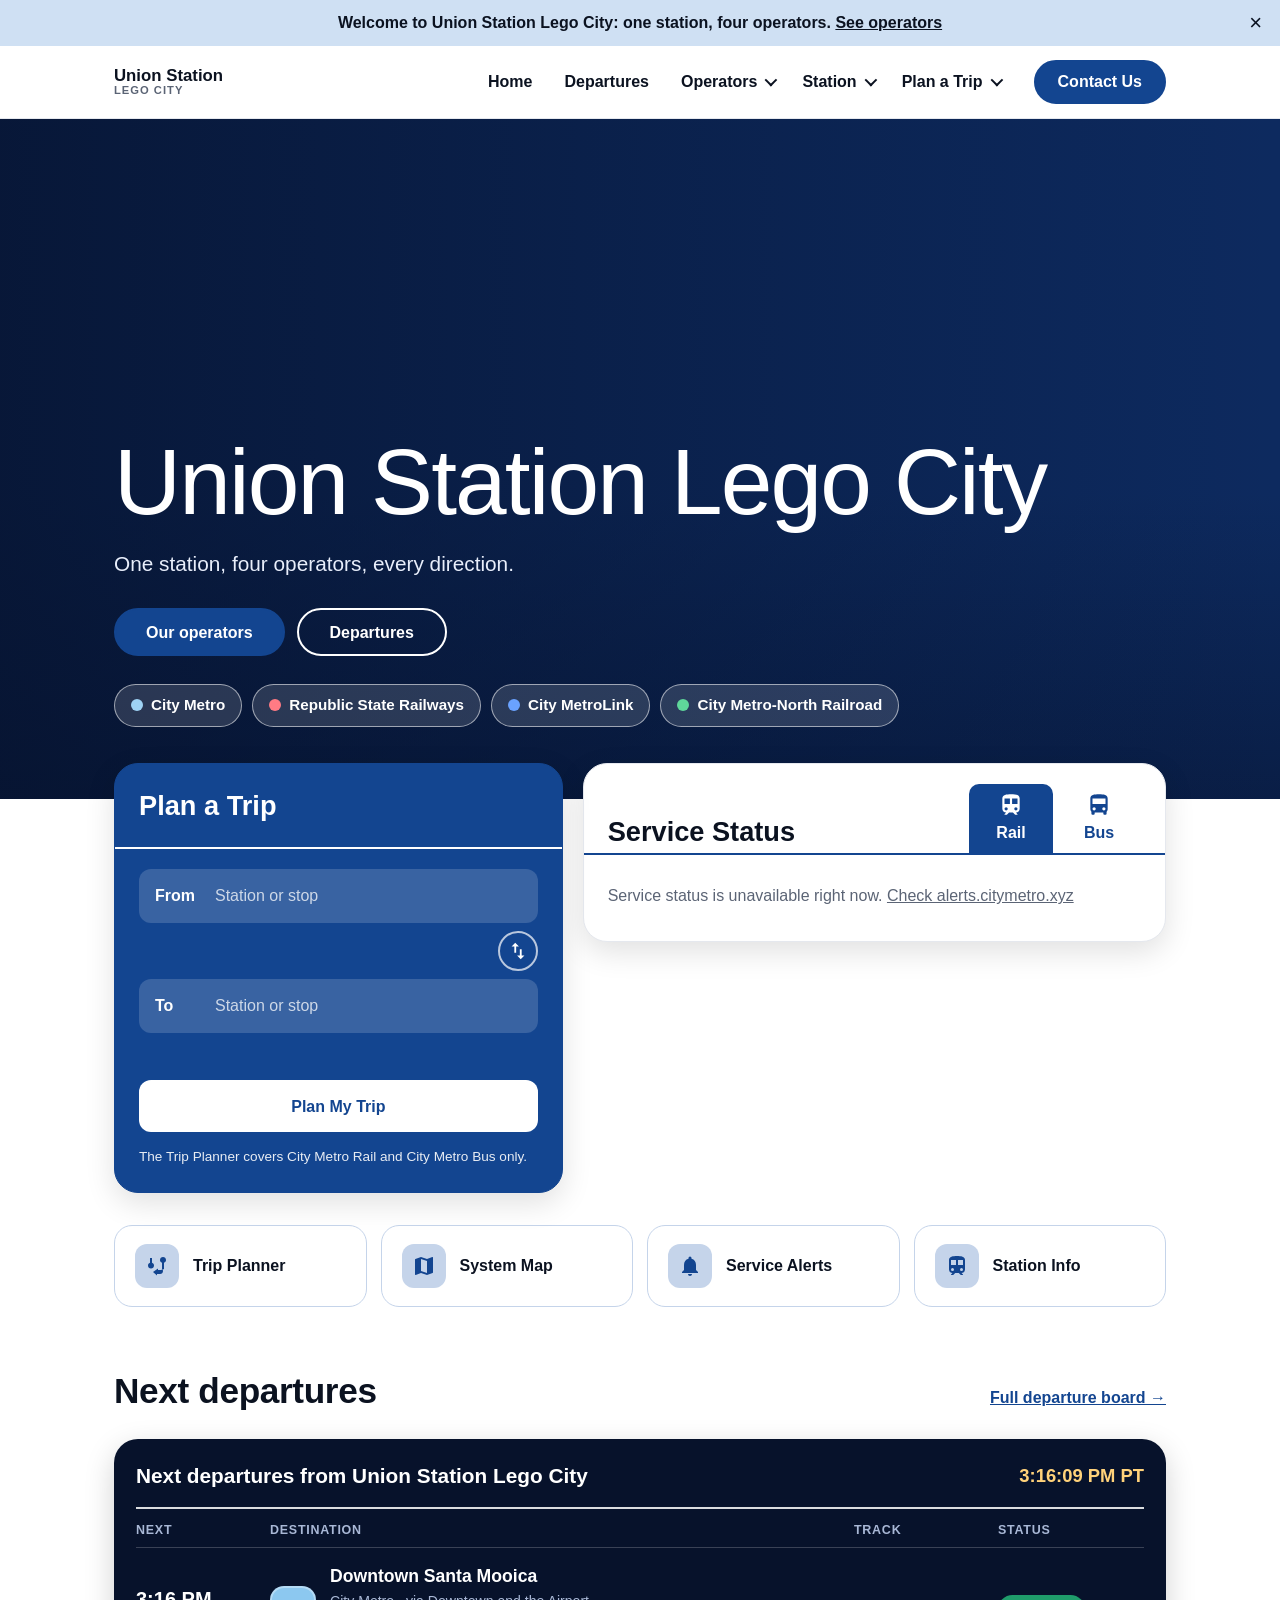
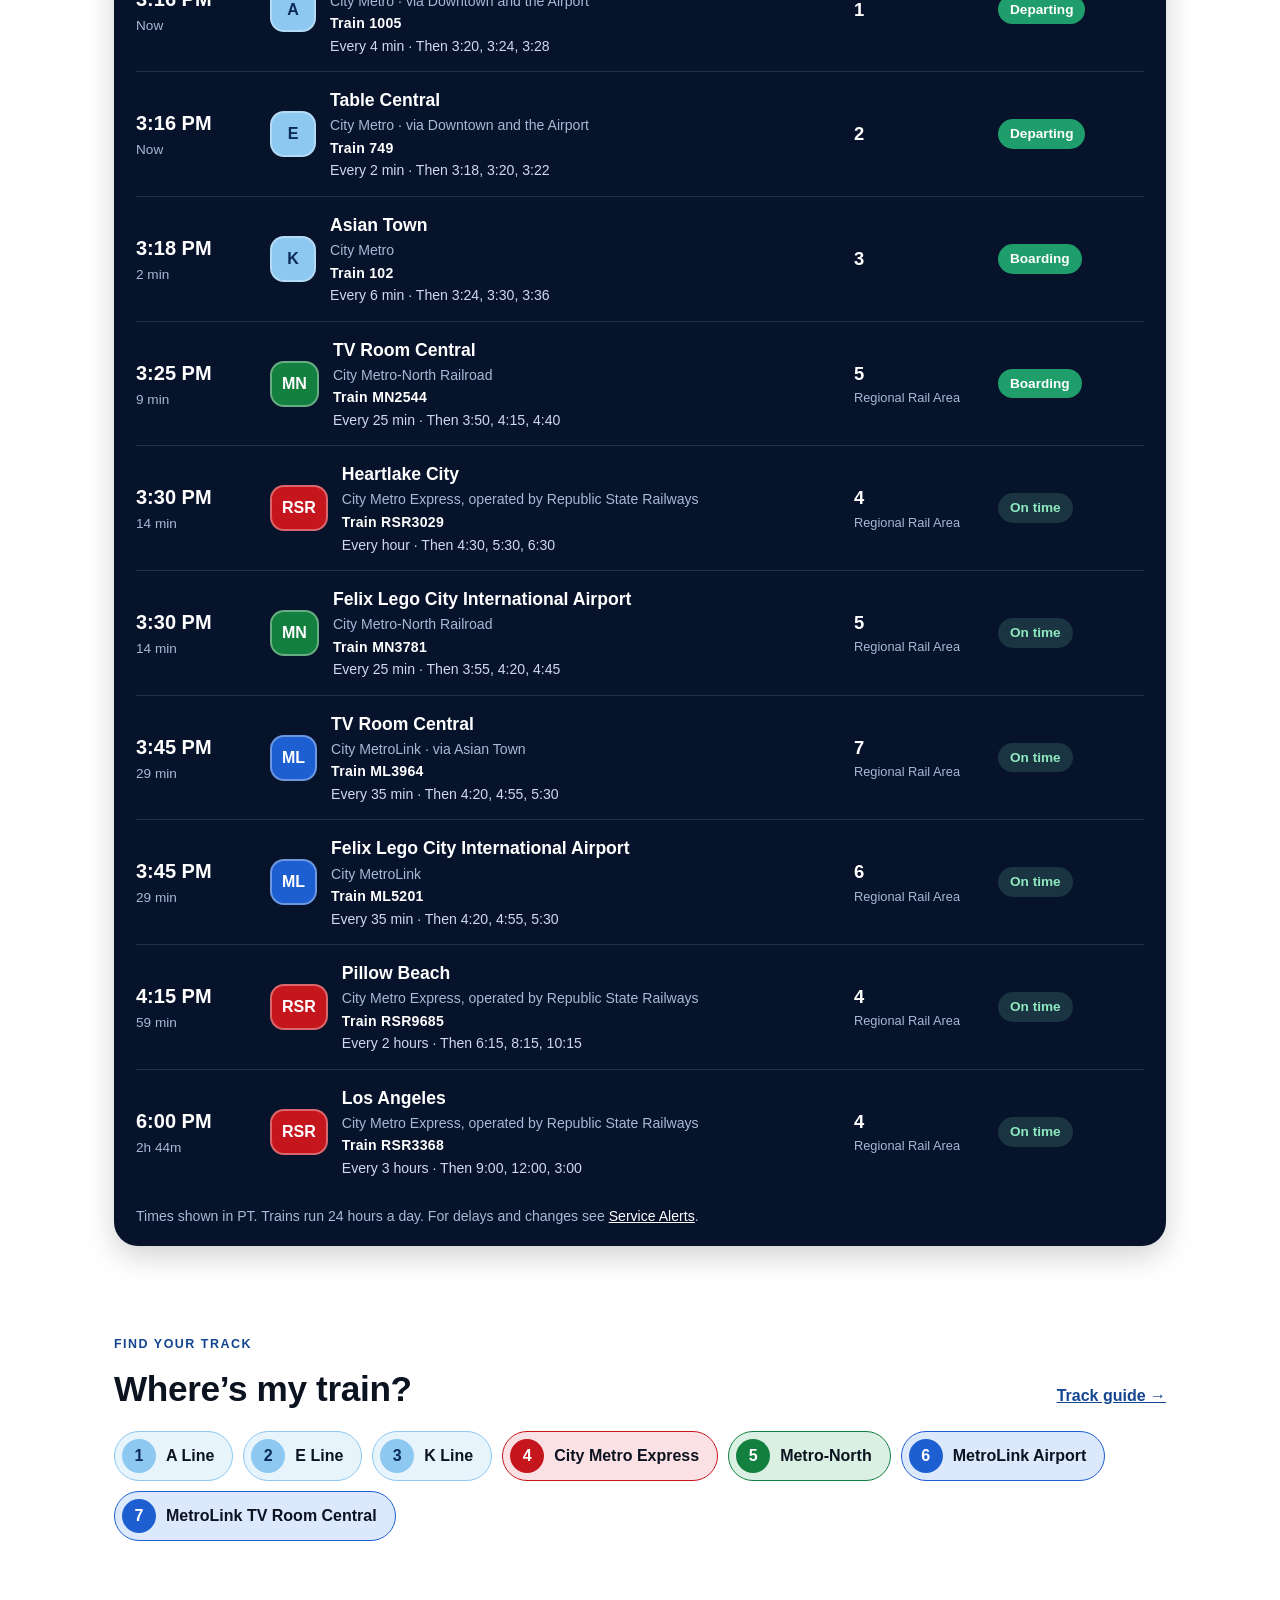
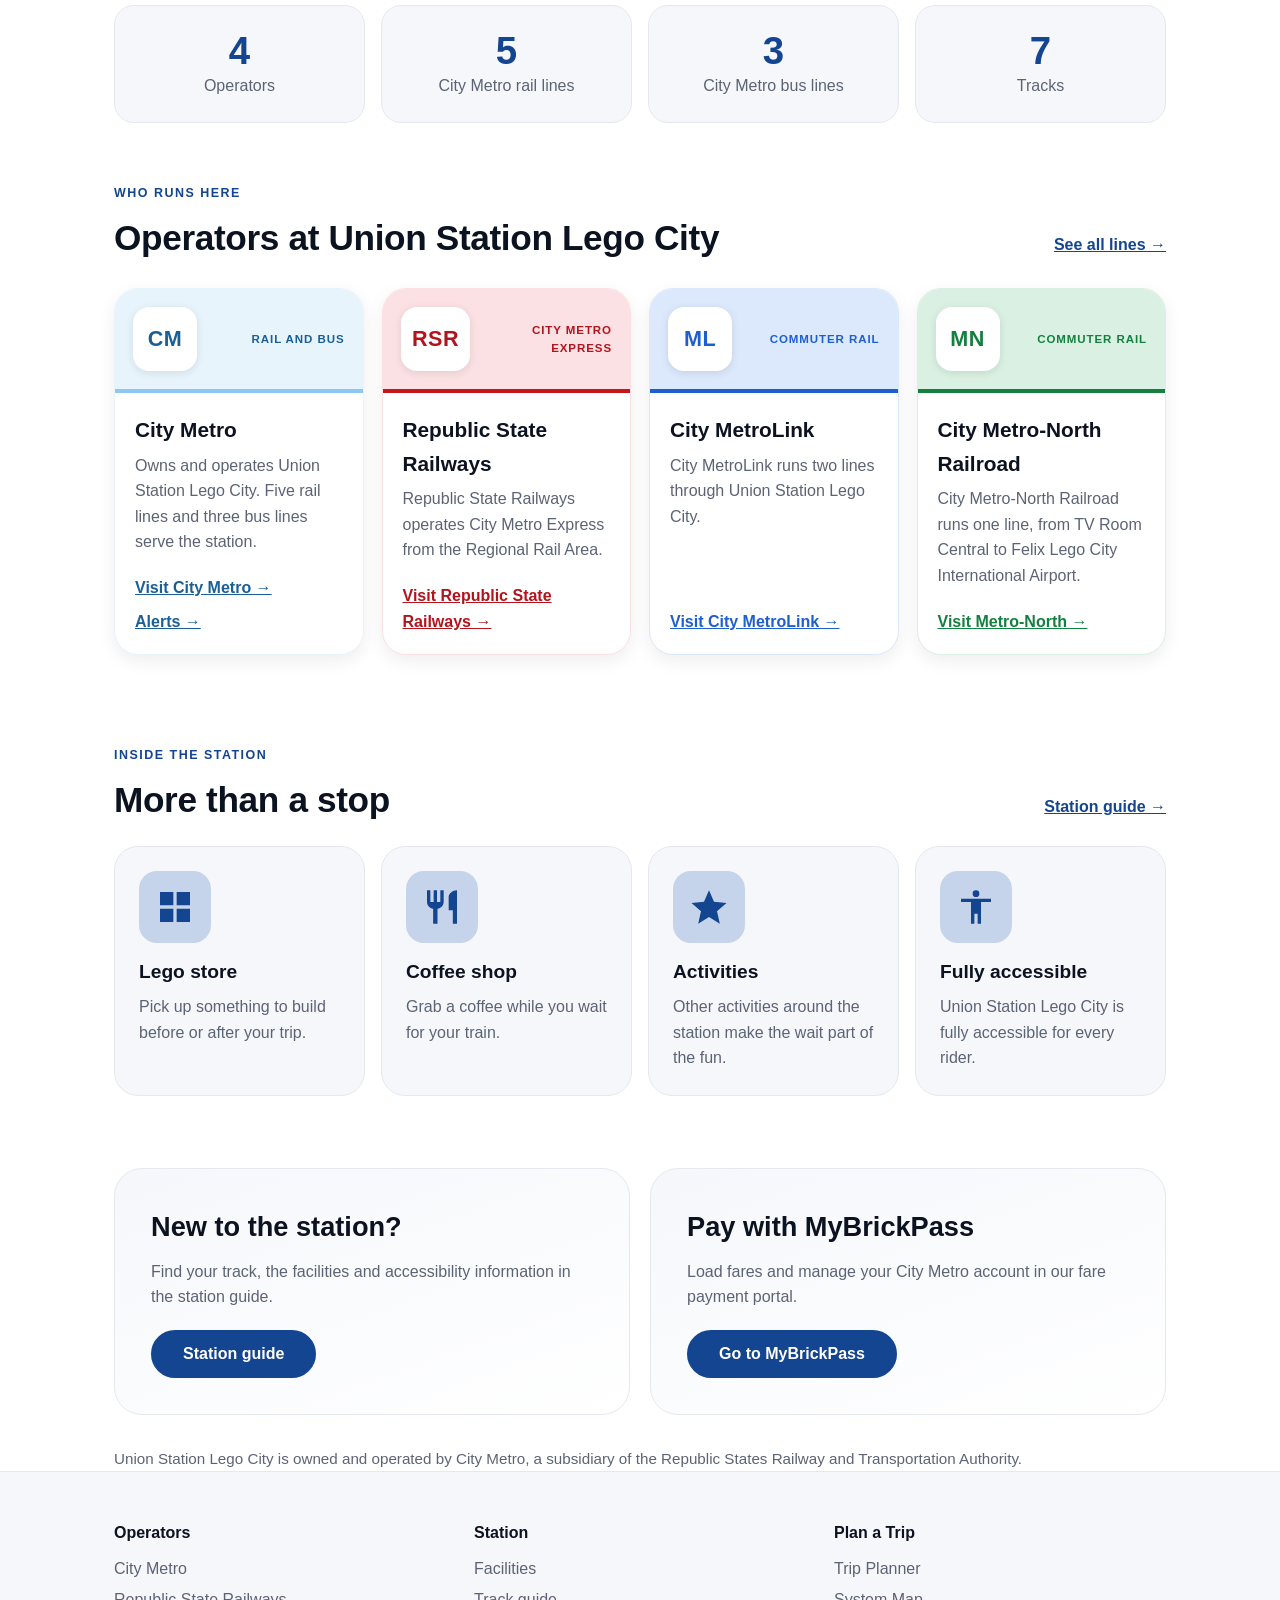
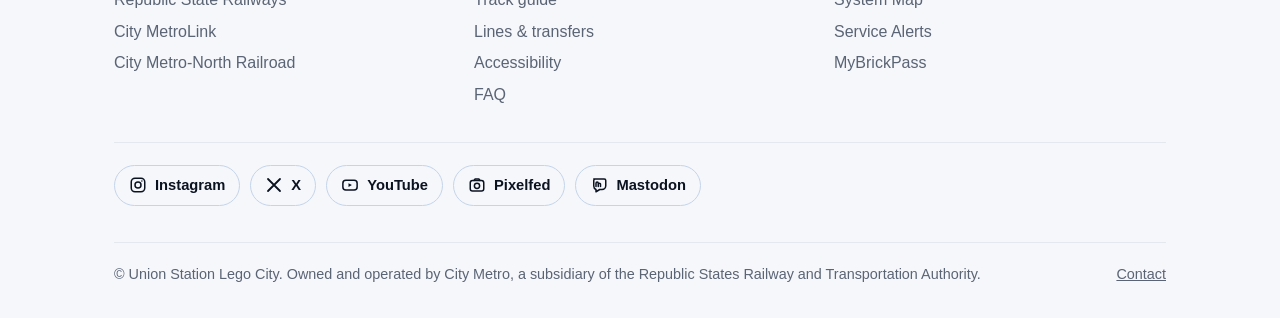
<file: index.html>
<!DOCTYPE html>
<html lang="en"><head>
<meta charset="utf-8"><meta name="viewport" content="width=device-width,initial-scale=1">
<meta name="color-scheme" content="light dark"><meta name="theme-color" content="#134590" media="(prefers-color-scheme: light)"><meta name="theme-color" content="#000000" media="(prefers-color-scheme: dark)">
<title>Union Station Lego City</title><meta name="description" content="Union Station Lego City is served by City Metro, Republic State Railways, City MetroLink and City Metro-North Railroad.">
<link rel="stylesheet" href="/styles.css?v=20261031a">
<link rel="icon" href="/favicon.ico" sizes="any">
</head><body>
<div id="site-header"></div>
<main>
<section class="hero-img"><div class="container">
<h1>Union Station Lego City</h1>
<p>One station, four operators, every direction.</p>
<div class="btn-row"><a class="btn" href="/operators">Our operators</a><a class="btn ghost" href="/departures">Departures</a></div>
<div class="op-strip"><a class="op-pill cm" href="/operators#city-metro"><span class="op-dot"></span>City Metro</a><a class="op-pill rsr" href="/operators#rsr"><span class="op-dot"></span>Republic State Railways</a><a class="op-pill ml" href="/operators#metrolink"><span class="op-dot"></span>City MetroLink</a><a class="op-pill mn" href="/operators#metro-north"><span class="op-dot"></span>City Metro-North Railroad</a></div>
</div></section>
<div class="container hub-wrap" id="plan">
<div class="hub">
<section class="hub-panel plan-panel" aria-labelledby="plan-title">
<div class="hub-head"><h2 id="plan-title">Plan a Trip</h2></div>
<form class="hub-body" id="plan-form" action="https://trip-planner.citymetro.xyz" method="get" autocomplete="off">
<label class="field"><span>From</span><input name="from" placeholder="Station or stop" required></label>
<button type="button" class="swap" id="plan-swap" aria-label="Swap from and to"><svg viewBox="0 0 24 24" aria-hidden="true"><path d="M16 17.01V10h-2v7.01h-3L15 21l4-3.99h-3zM9 3L5 6.99h3V14h2V6.99h3L9 3z"/></svg></button>
<label class="field"><span>To</span><input name="to" placeholder="Station or stop" required></label>
<p class="plan-msg" id="plan-msg" role="status"></p>
<button class="btn-light" type="submit">Plan My Trip</button>
<p class="plan-note">The Trip Planner covers City Metro Rail and City Metro Bus only.</p>
</form>
</section>
<section class="hub-panel status-panel" aria-labelledby="status-title">
<div class="hub-head status-head"><h2 id="status-title">Service Status</h2>
<div class="tabs" role="tablist" aria-label="Service type">
<button type="button" role="tab" class="tab" data-kind="rail" aria-selected="true"><svg viewBox="0 0 24 24" aria-hidden="true"><path d="M12 2c-4 0-8 .5-8 4v9.5C4 17.4 5.6 19 7.5 19L6 20.5v.5h2.2l2-2h3.6l2 2H18v-.5L16.5 19c1.9 0 3.5-1.6 3.5-3.5V6c0-3.5-4-4-8-4zM7.5 17a1.5 1.5 0 1 1 0-3 1.5 1.5 0 0 1 0 3zm3.5-6H6V6h5v5zm2 0V6h5v5h-5zm3.5 6a1.5 1.5 0 1 1 0-3 1.5 1.5 0 0 1 0 3z"/></svg>Rail</button>
<button type="button" role="tab" class="tab" data-kind="bus" aria-selected="false" tabindex="-1"><svg viewBox="0 0 24 24" aria-hidden="true"><path d="M4 16c0 .9.4 1.7 1 2.2V20a1 1 0 0 0 1 1h1a1 1 0 0 0 1-1v-1h8v1a1 1 0 0 0 1 1h1a1 1 0 0 0 1-1v-1.8c.6-.5 1-1.3 1-2.2V6c0-3.5-3.6-4-8-4S4 2.5 4 6v10zm3.5 1a1.5 1.5 0 1 1 0-3 1.5 1.5 0 0 1 0 3zm9 0a1.5 1.5 0 1 1 0-3 1.5 1.5 0 0 1 0 3zM18 11H6V6h12v5z"/></svg>Bus</button>
</div></div>
<div class="hub-body" id="status-body" aria-live="polite"><p class="st-msg">Loading service status…</p></div>
</section>
</div>
</div>
<div class="container"><div class="quick">
<a href="https://trip-planner.citymetro.xyz"><span class="line-icon"><svg viewBox="0 0 24 24" aria-hidden="true"><path d="M19 15.2V8.8C20.2 8.4 21 7.3 21 6c0-1.7-1.3-3-3-3s-3 1.3-3 3c0 1.3.8 2.4 2 2.8V15c0 .6-.4 1-1 1h-3v-1.5L8 18l4 3.5V20h3c1.7 0 3-1.3 3-3 0-.7-.3-1.4-.7-1.8zM5 8.8C3.8 9.2 3 10.3 3 11.5c0 1.7 1.3 3 3 3s3-1.3 3-3c0-1.2-.8-2.3-2-2.7V4H5v4.8z"/></svg></span>Trip Planner</a>
<a href="https://map.citymetro.xyz"><span class="line-icon"><svg viewBox="0 0 24 24" aria-hidden="true"><path d="M20.5 3l-.2.1L15 5.1 9 3 3.4 4.9c-.2.1-.4.3-.4.6V20.5c0 .3.2.5.5.5l.2-.1L9 18.9l6 2.1 5.6-1.9c.2-.1.4-.3.4-.6V3.5c0-.3-.2-.5-.5-.5zM15 19l-6-2.1V5l6 2.1V19z"/></svg></span>System Map</a>
<a href="https://alerts.citymetro.xyz"><span class="line-icon"><svg viewBox="0 0 24 24" aria-hidden="true"><path d="M12 22c1.1 0 2-.9 2-2h-4c0 1.1.9 2 2 2zm6-6v-5c0-3.1-1.6-5.6-4.5-6.3V4a1.5 1.5 0 0 0-3 0v.7C7.6 5.4 6 7.9 6 11v5l-2 2v1h16v-1l-2-2z"/></svg></span>Service Alerts</a>
<a href="/station"><span class="line-icon"><svg viewBox="0 0 24 24" aria-hidden="true"><path d="M12 2c-4 0-8 .5-8 4v9.5C4 17.4 5.6 19 7.5 19L6 20.5v.5h2.2l2-2h3.6l2 2H18v-.5L16.5 19c1.9 0 3.5-1.6 3.5-3.5V6c0-3.5-4-4-8-4zM7.5 17a1.5 1.5 0 1 1 0-3 1.5 1.5 0 0 1 0 3zm3.5-6H6V6h5v5zm2 0V6h5v5h-5zm3.5 6a1.5 1.5 0 1 1 0-3 1.5 1.5 0 0 1 0 3z"/></svg></span>Station Info</a>
</div></div>
<div class="container">
<section class="sec"><div class="sec-head"><h2>Next departures</h2><a href="/departures">Full departure board &rarr;</a></div>
<div id="board" data-limit="12"></div></section>
<section class="sec"><span class="eyebrow">Find your track</span><div class="sec-head"><h2>Where’s my train?</h2><a href="/station#tracks">Track guide &rarr;</a></div>
<div class="track-chips"><a class="tchip op-cm" href="/station#tracks"><b>1</b><span>A Line</span></a><a class="tchip op-cm" href="/station#tracks"><b>2</b><span>E Line</span></a><a class="tchip op-cm" href="/station#tracks"><b>3</b><span>K Line</span></a><a class="tchip op-rsr" href="/station#tracks"><b>4</b><span>City Metro Express</span></a><a class="tchip op-mn" href="/station#tracks"><b>5</b><span>Metro-North</span></a><a class="tchip op-ml" href="/station#tracks"><b>6</b><span>MetroLink Airport</span></a><a class="tchip op-ml" href="/station#tracks"><b>7</b><span>MetroLink TV Room Central</span></a></div></section>
<div class="stats">
<div class="stat"><b>4</b><span>Operators</span></div>
<div class="stat"><b>5</b><span>City Metro rail lines</span></div>
<div class="stat"><b>3</b><span>City Metro bus lines</span></div>
<div class="stat"><b>7</b><span>Tracks</span></div>
</div>
<section class="sec"><span class="eyebrow">Who runs here</span><div class="sec-head"><h2>Operators at Union Station Lego City</h2><a href="/operators">See all lines &rarr;</a></div>
<div class="op-grid">
<div class="op-card op-cm"><div class="op-top"><div class="op-logo-wrap"><img class="op-logo" data-srcs="https://police.citymetro.xyz/logo.png" data-code="CM" alt="City Metro"></div><span class="op-tag">Rail and bus</span></div><div class="op-body"><h3>City Metro</h3><p>Owns and operates Union Station Lego City. Five rail lines and three bus lines serve the station.</p><div class="op-links"><a href="https://citymetro.xyz">Visit City Metro &rarr;</a><a href="https://alerts.citymetro.xyz">Alerts &rarr;</a></div></div></div><div class="op-card op-rsr"><div class="op-top"><div class="op-logo-wrap"><span class="op-mark">RSR</span></div><span class="op-tag">City Metro Express</span></div><div class="op-body"><h3>Republic State Railways</h3><p>Republic State Railways operates City Metro Express from the Regional Rail Area.</p><div class="op-links"><a href="https://rsr.citymetro.xyz">Visit Republic State Railways &rarr;</a></div></div></div><div class="op-card op-ml"><div class="op-top"><div class="op-logo-wrap"><img class="op-logo" data-srcs="https://police.citymetro.xyz/logo.png" data-code="ML" alt="City MetroLink"></div><span class="op-tag">Commuter rail</span></div><div class="op-body"><h3>City MetroLink</h3><p>City MetroLink runs two lines through Union Station Lego City.</p><div class="op-links"><a href="https://metrolink.citymetro.xyz">Visit City MetroLink &rarr;</a></div></div></div><div class="op-card op-mn"><div class="op-top"><div class="op-logo-wrap"><img class="op-logo" data-srcs="https://police.citymetro.xyz/logo.png" data-code="MN" alt="City Metro-North Railroad"></div><span class="op-tag">Commuter rail</span></div><div class="op-body"><h3>City Metro-North Railroad</h3><p>City Metro-North Railroad runs one line, from TV Room Central to Felix Lego City International Airport.</p><div class="op-links"><a href="https://mnrr.citymetro.xyz">Visit Metro-North &rarr;</a></div></div></div>
</div></section>
<section class="sec"><span class="eyebrow">Inside the station</span><div class="sec-head"><h2>More than a stop</h2><a href="/station">Station guide &rarr;</a></div>
<div class="features">
<div class="feature"><div class="line-icon"><svg viewBox="0 0 24 24" aria-hidden="true"><path d="M3 3h8v8H3zm10 0h8v8h-8zM3 13h8v8H3zm10 0h8v8h-8z"/></svg></div><h3>Lego store</h3><p>Pick up something to build before or after your trip.</p></div>
<div class="feature"><div class="line-icon"><svg viewBox="0 0 24 24" aria-hidden="true"><path d="M11 9H9V2H7v7H5V2H3v7c0 2.1 1.6 3.8 3.7 4v9h2.6v-9c2.1-.2 3.7-1.9 3.7-4V2h-2v7zm5-3v8h2.5v8H21V2c-2.8 0-5 2.2-5 4z"/></svg></div><h3>Coffee shop</h3><p>Grab a coffee while you wait for your train.</p></div>
<div class="feature"><div class="line-icon"><svg viewBox="0 0 24 24" aria-hidden="true"><path d="M12 2l3 6.9 7.5.7-5.7 5 1.7 7.4L12 18l-6.5 4 1.7-7.4-5.7-5 7.5-.7z"/></svg></div><h3>Activities</h3><p>Other activities around the station make the wait part of the fun.</p></div>
<div class="feature"><div class="line-icon"><svg viewBox="0 0 24 24" aria-hidden="true"><path d="M12 2a2 2 0 1 1 0 4 2 2 0 0 1 0-4zm9 7h-6v13h-2v-6h-2v6H9V9H3V7h18v2z"/></svg></div><h3>Fully accessible</h3><p>Union Station Lego City is fully accessible for every rider.</p></div>
</div></section>
<section class="sec"><div class="promos">
<div class="promo"><h2>New to the station?</h2><p>Find your track, the facilities and accessibility information in the station guide.</p><a class="btn" href="/station">Station guide</a></div>
<div class="promo"><h2>Pay with MyBrickPass</h2><p>Load fares and manage your City Metro account in our fare payment portal.</p><a class="btn" href="https://mybrickpass.citymetro.xyz">Go to MyBrickPass</a></div>
</div></section>
<p class="owner-note">Union Station Lego City is owned and operated by City Metro, a subsidiary of the Republic States Railway and Transportation Authority.</p>
</div>
</main>
<div id="site-footer"></div>
<script src="/site.js?v=20261031a"></script>
<script src="/departures.js?v=20261031a"></script>
<script src="/transit.js?v=20261031a" defer></script>
</body></html>
</file>
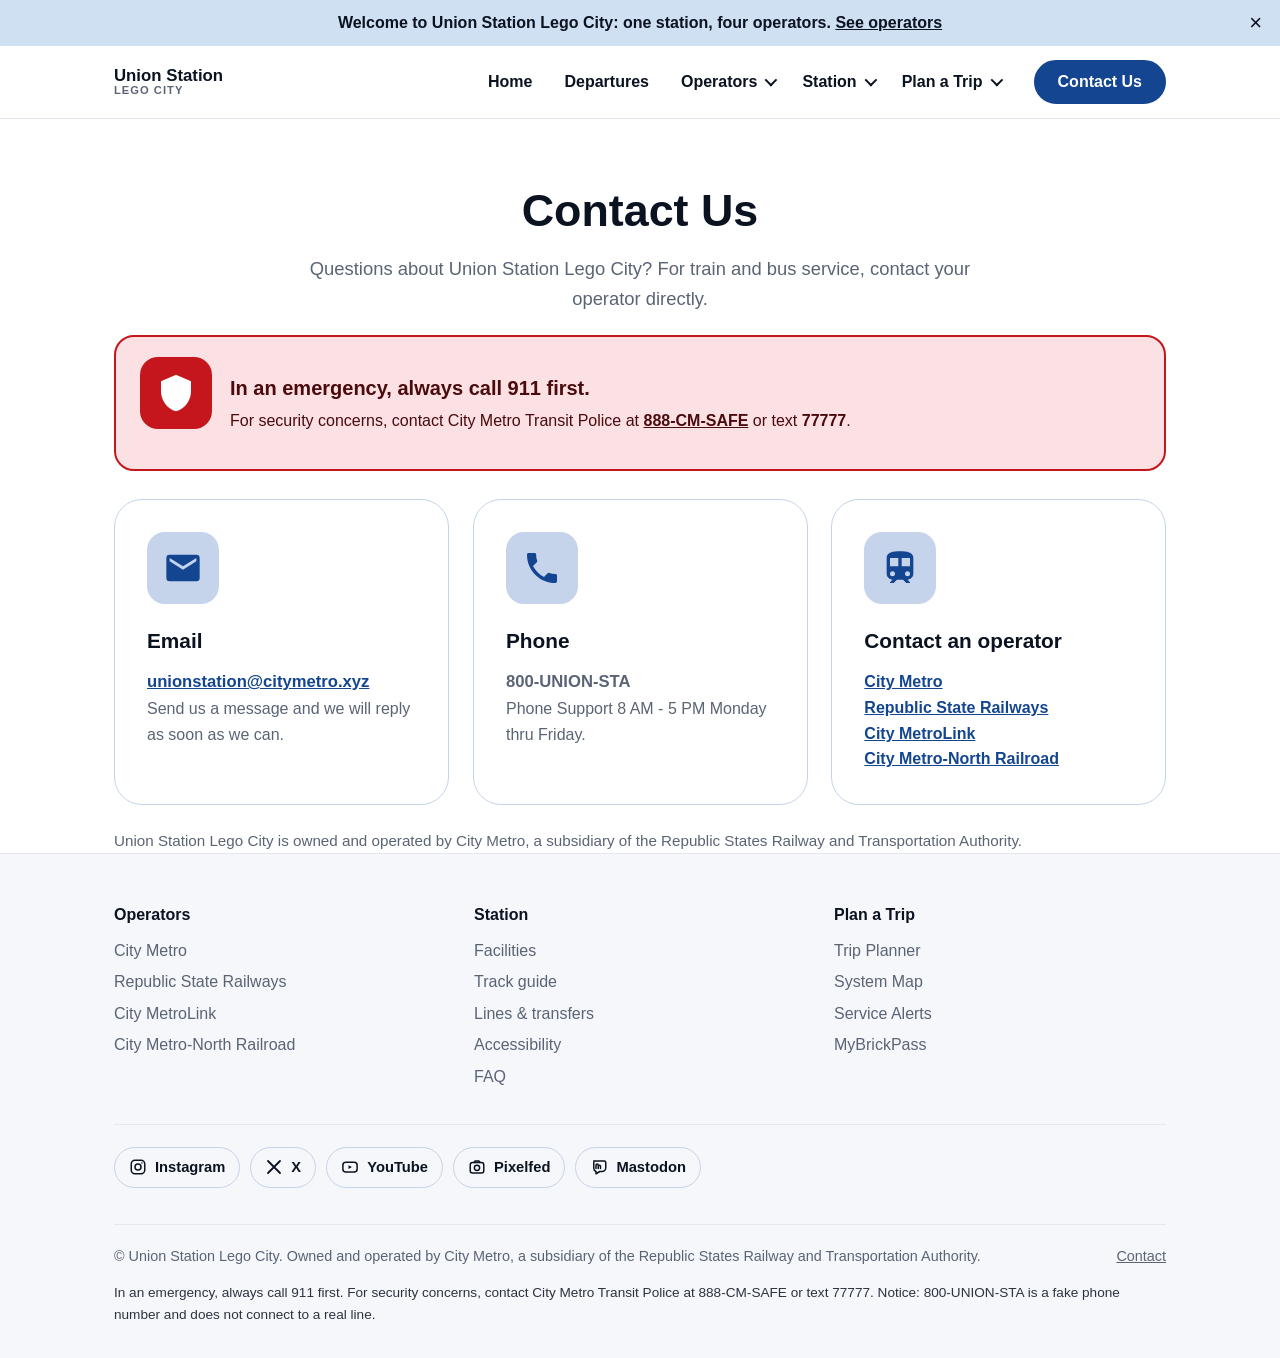
<file: contact.html>
<!DOCTYPE html>
<html lang="en"><head>
<meta charset="utf-8"><meta name="viewport" content="width=device-width,initial-scale=1">
<meta name="color-scheme" content="light dark"><meta name="theme-color" content="#134590" media="(prefers-color-scheme: light)"><meta name="theme-color" content="#000000" media="(prefers-color-scheme: dark)">
<title>Contact | Union Station Lego City</title><meta name="description" content="Contact Union Station Lego City.">
<link rel="stylesheet" href="/styles.css?v=20261031a">
<link rel="icon" href="/favicon.ico" sizes="any">
</head><body>
<div id="site-header"></div>
<main>
<div class="container">
<h1 class="section-title">Contact Us</h1>
<p class="lead">Questions about Union Station Lego City? For train and bus service, contact your operator directly.</p>
<div class="emergency"><div class="line-icon"><svg viewBox="0 0 24 24" aria-hidden="true"><path d="M12 1L3 5v6c0 5.55 3.84 10.74 9 12 5.16-1.26 9-6.45 9-12V5l-9-4z"/></svg></div><div><h2>In an emergency, always call 911 first.</h2><p>For security concerns, contact City Metro Transit Police at <a href="tel:8882672723">888-CM-SAFE</a> or text <b>77777</b>.</p></div></div>
<div class="lines-grid">
<div class="line-card"><div class="line-icon"><svg viewBox="0 0 24 24" aria-hidden="true"><path d="M20 4H4a2 2 0 0 0-2 2v12a2 2 0 0 0 2 2h16a2 2 0 0 0 2-2V6a2 2 0 0 0-2-2zm0 4-8 5-8-5V6l8 5 8-5v2z"/></svg></div><h3>Email</h3><p class="big"><a href="mailto:unionstation@citymetro.xyz">unionstation@citymetro.xyz</a></p><p>Send us a message and we will reply as soon as we can.</p></div>
<div class="line-card"><div class="line-icon"><svg viewBox="0 0 24 24" aria-hidden="true"><path d="M6.6 10.8c1.4 2.8 3.8 5.1 6.6 6.6l2.2-2.2c.3-.3.7-.4 1-.2 1.1.4 2.3.6 3.6.6.6 0 1 .4 1 1V20c0 .6-.4 1-1 1C10.6 21 3 13.4 3 4c0-.6.4-1 1-1h3.5c.6 0 1 .4 1 1 0 1.3.2 2.5.6 3.6.1.3 0 .7-.2 1l-2.3 2.2z"/></svg></div><h3>Phone</h3><p class="big">800-UNION-STA</p><p>Phone Support 8 AM - 5 PM Monday thru Friday.</p></div>
<div class="line-card"><div class="line-icon"><svg viewBox="0 0 24 24" aria-hidden="true"><path d="M12 2c-4 0-8 .5-8 4v9.5C4 17.4 5.6 19 7.5 19L6 20.5v.5h2.2l2-2h3.6l2 2H18v-.5L16.5 19c1.9 0 3.5-1.6 3.5-3.5V6c0-3.5-4-4-8-4zM7.5 17a1.5 1.5 0 1 1 0-3 1.5 1.5 0 0 1 0 3zm3.5-6H6V6h5v5zm2 0V6h5v5h-5zm3.5 6a1.5 1.5 0 1 1 0-3 1.5 1.5 0 0 1 0 3z"/></svg></div><h3>Contact an operator</h3><p><a href="https://citymetro.xyz">City Metro</a><br><a href="https://rsr.citymetro.xyz">Republic State Railways</a><br><a href="https://metrolink.citymetro.xyz">City MetroLink</a><br><a href="https://mnrr.citymetro.xyz">City Metro-North Railroad</a></p></div>
</div>
<p class="owner-note">Union Station Lego City is owned and operated by City Metro, a subsidiary of the Republic States Railway and Transportation Authority.</p>
</div>
</main>
<div id="site-footer"></div>
<script src="/site.js?v=20261031a"></script>
</body></html>
</file>
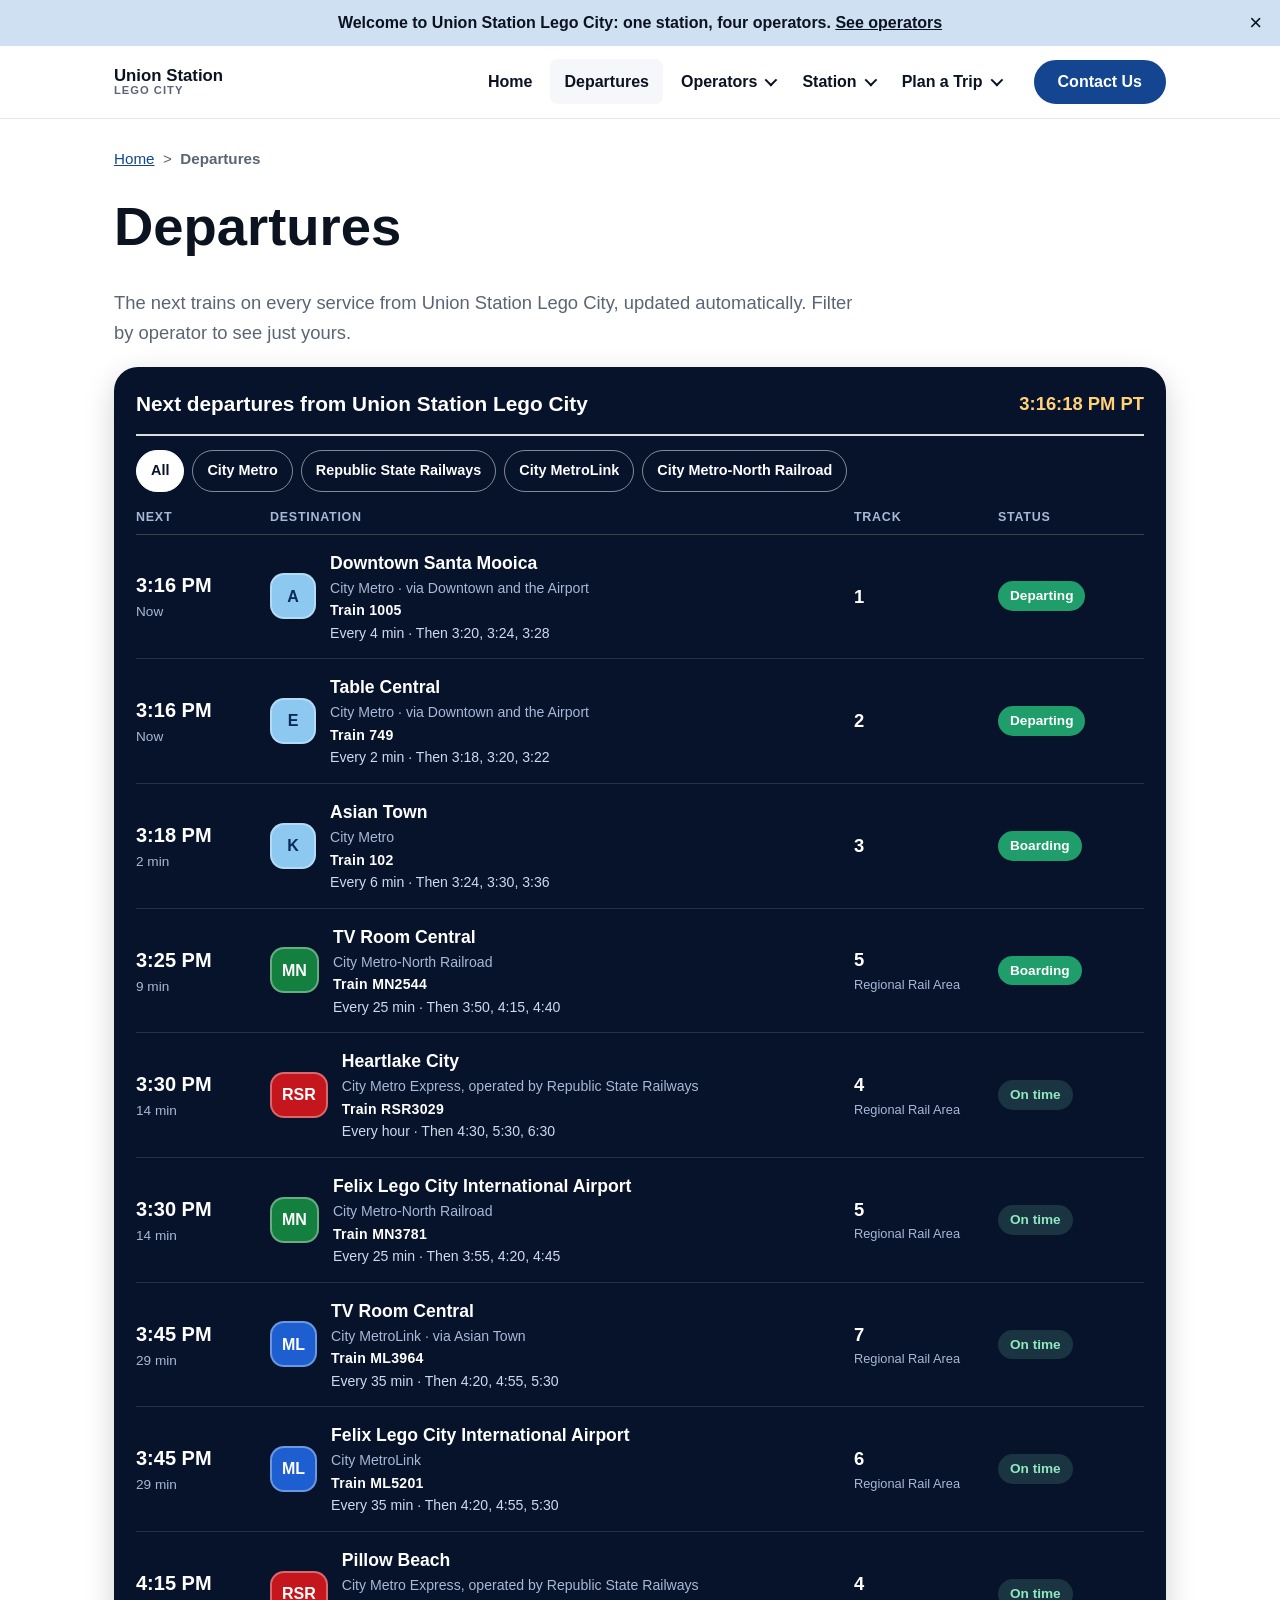
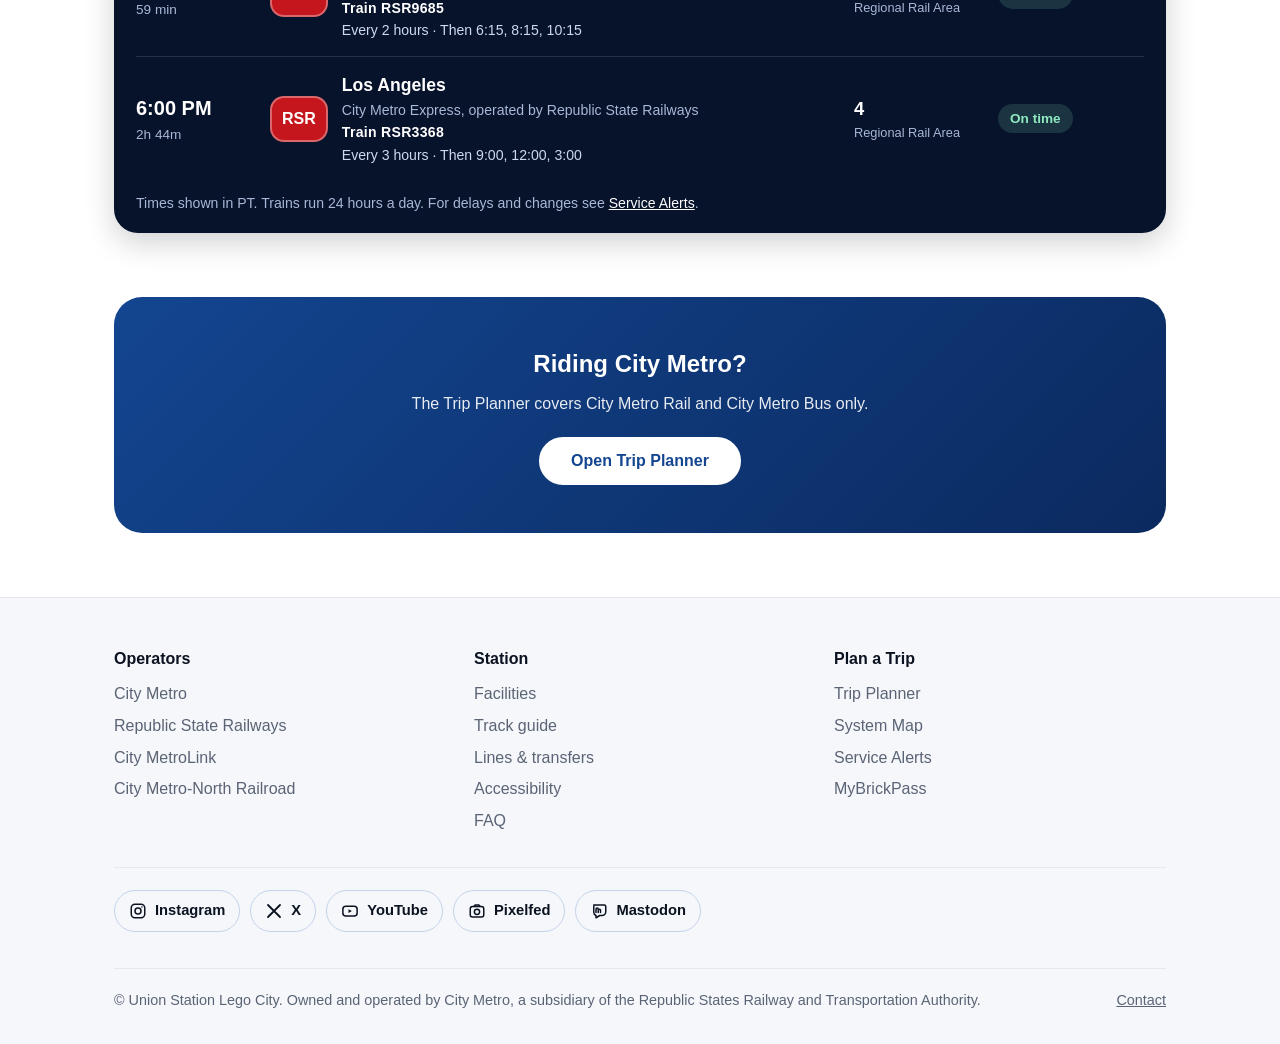
<file: departures.html>
<!DOCTYPE html>
<html lang="en"><head>
<meta charset="utf-8"><meta name="viewport" content="width=device-width,initial-scale=1">
<meta name="color-scheme" content="light dark"><meta name="theme-color" content="#134590" media="(prefers-color-scheme: light)"><meta name="theme-color" content="#000000" media="(prefers-color-scheme: dark)">
<title>Departures | Union Station Lego City</title><meta name="description" content="Departure board for Union Station Lego City.">
<link rel="stylesheet" href="/styles.css?v=20261031a">
<link rel="icon" href="/favicon.ico" sizes="any">
</head><body>
<div id="site-header"></div>
<main>
<div class="container">
<nav class="crumbs" aria-label="Breadcrumb"><a href="/">Home</a> &nbsp;&gt;&nbsp; <strong>Departures</strong></nav>
<h1 class="about-title">Departures</h1>
<p class="measure lead-left">The next trains on every service from Union Station Lego City, updated automatically. Filter by operator to see just yours.</p>
<div id="board" data-limit="30" data-filters="true"></div>
<div class="cta-band"><h2>Riding City Metro?</h2><p>The Trip Planner covers City Metro Rail and City Metro Bus only.</p><a class="btn" href="https://trip-planner.citymetro.xyz">Open Trip Planner</a></div>
</div>
</main>
<div id="site-footer"></div>
<script src="/site.js?v=20261031a"></script>
<script src="/departures.js?v=20261031a"></script>
</body></html>
</file>
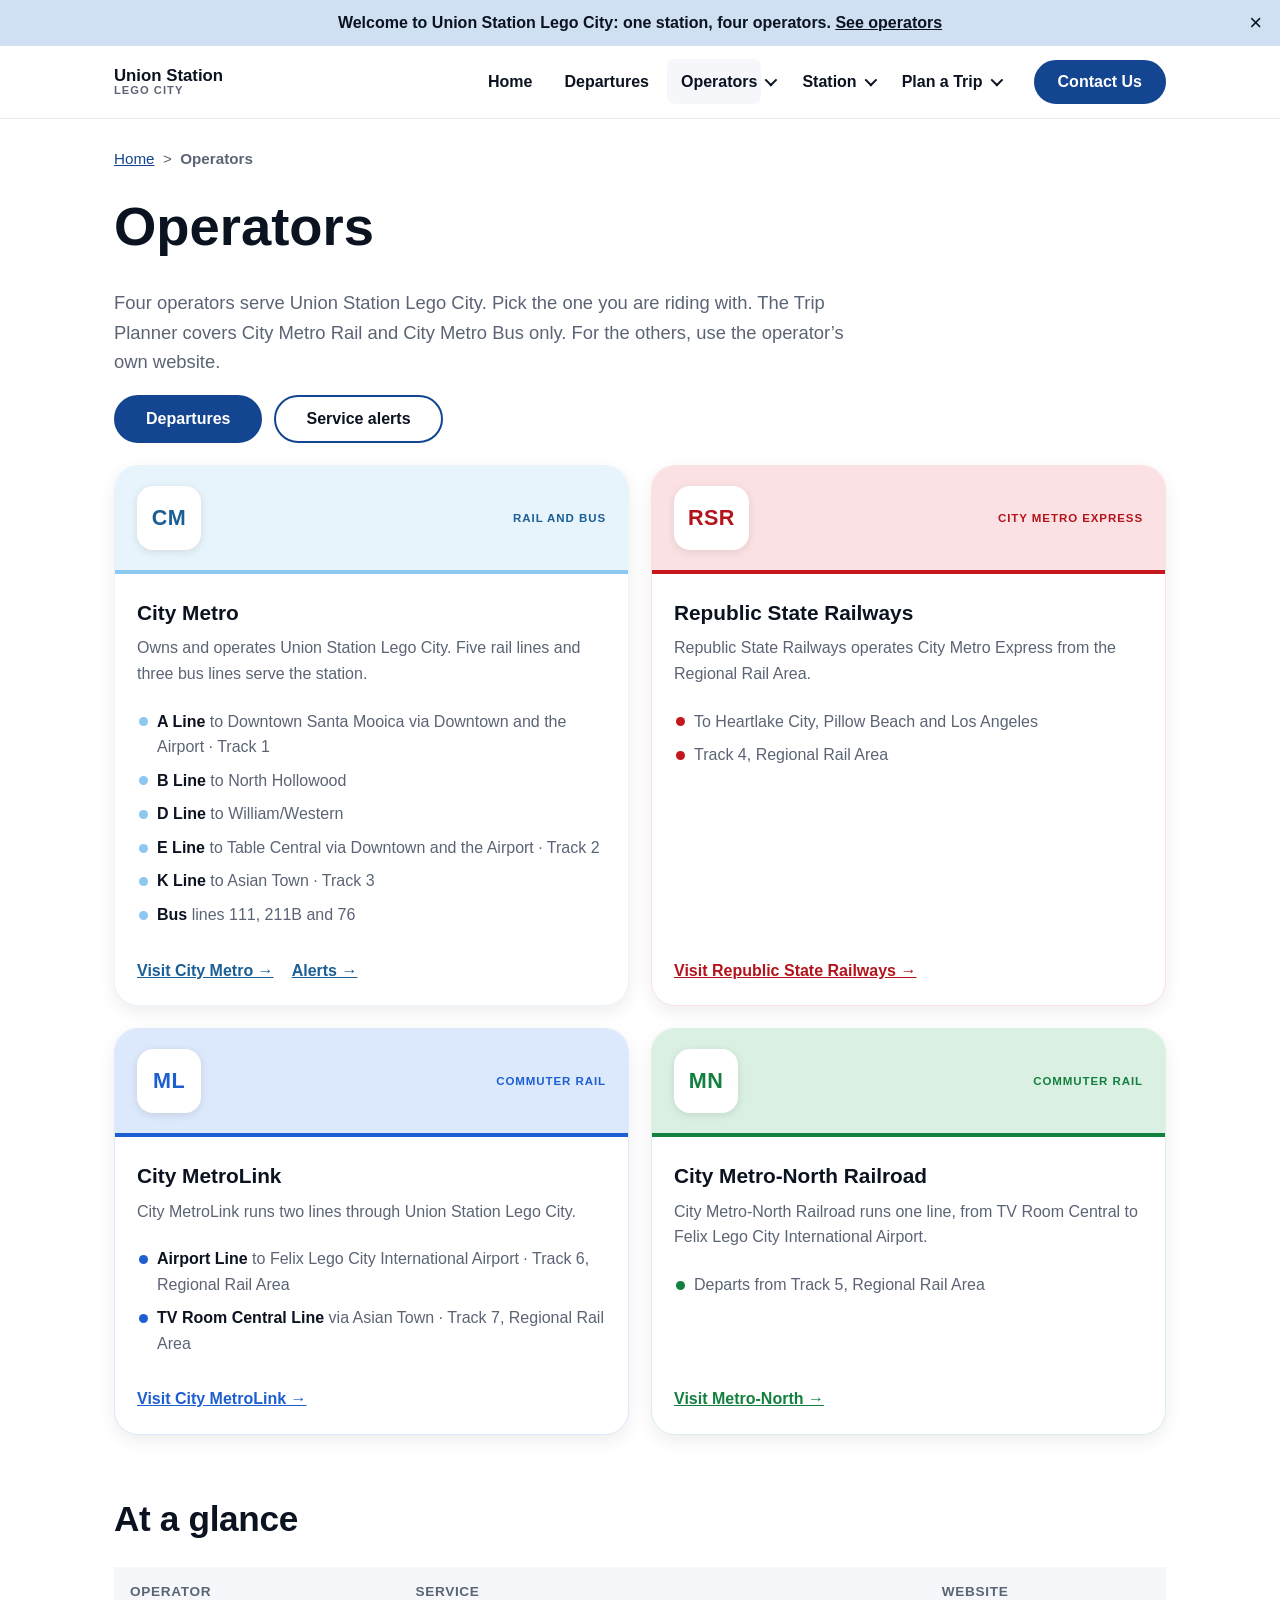
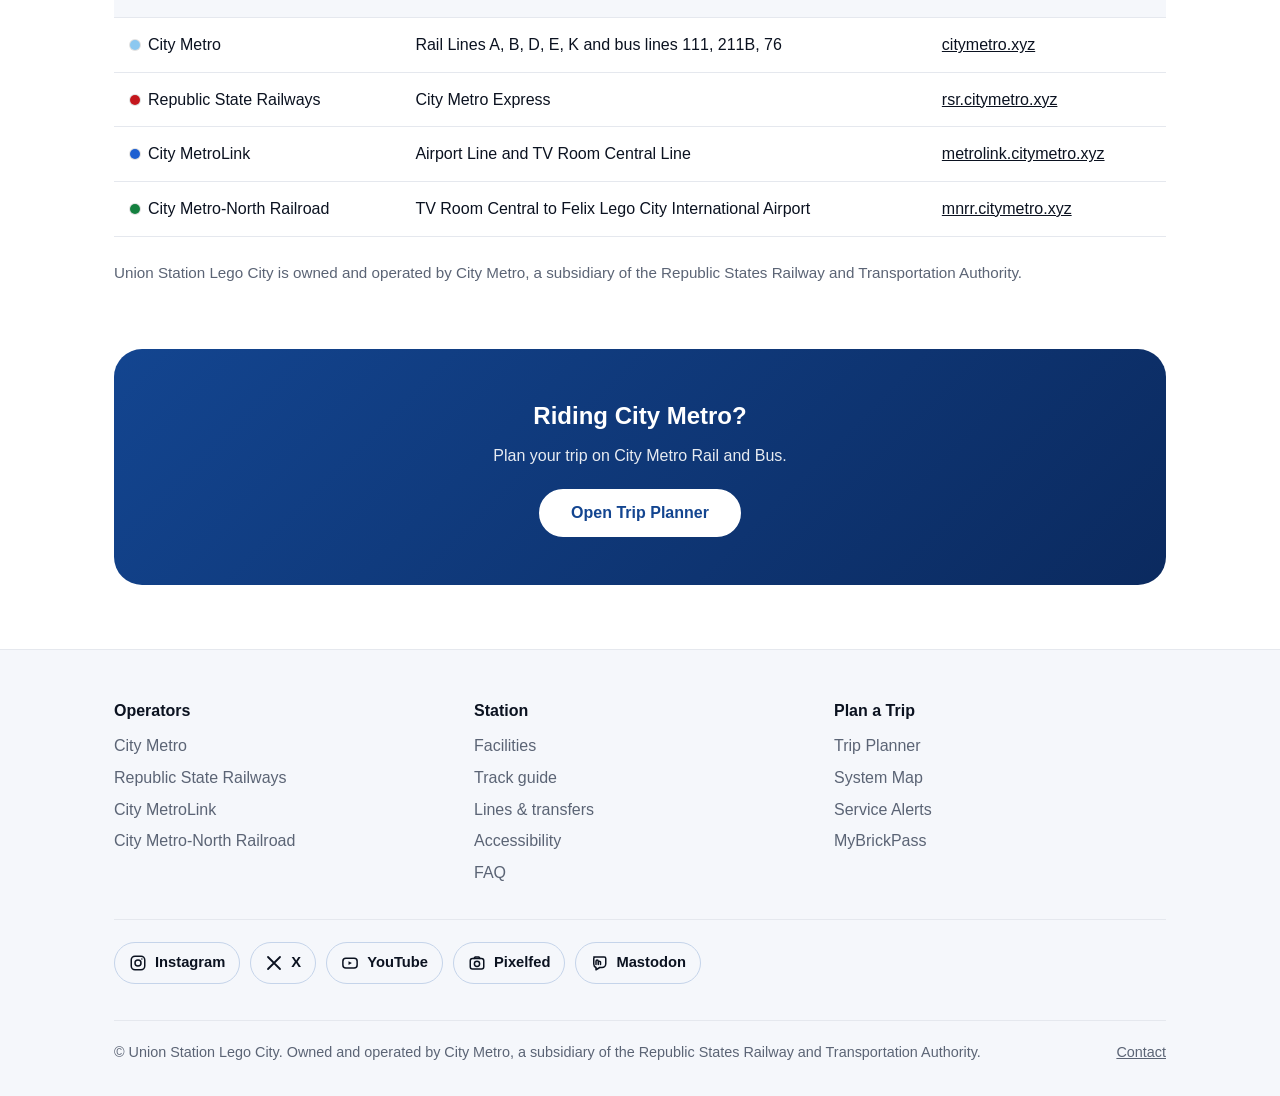
<file: operators.html>
<!DOCTYPE html>
<html lang="en"><head>
<meta charset="utf-8"><meta name="viewport" content="width=device-width,initial-scale=1">
<meta name="color-scheme" content="light dark"><meta name="theme-color" content="#134590" media="(prefers-color-scheme: light)"><meta name="theme-color" content="#000000" media="(prefers-color-scheme: dark)">
<title>Operators | Union Station Lego City</title><meta name="description" content="City Metro, Republic State Railways, City MetroLink and City Metro-North Railroad at Union Station Lego City.">
<link rel="stylesheet" href="/styles.css?v=20261031a">
<link rel="icon" href="/favicon.ico" sizes="any">
</head><body>
<div id="site-header"></div>
<main>
<div class="container">
<nav class="crumbs" aria-label="Breadcrumb"><a href="/">Home</a> &nbsp;&gt;&nbsp; <strong>Operators</strong></nav>
<h1 class="about-title">Operators</h1>
<p class="measure lead-left">Four operators serve Union Station Lego City. Pick the one you are riding with. The Trip Planner covers City Metro Rail and City Metro Bus only. For the others, use the operator’s own website.</p>
<div class="btn-row"><a class="btn" href="/departures">Departures</a><a class="btn ghost" href="https://alerts.citymetro.xyz">Service alerts</a></div>
<div class="op-grid two">
<div id="city-metro" class="op-card op-cm"><div class="op-top"><div class="op-logo-wrap"><img class="op-logo" data-srcs="https://police.citymetro.xyz/logo.png" data-code="CM" alt="City Metro"></div><span class="op-tag">Rail and bus</span></div><div class="op-body"><h3>City Metro</h3><p>Owns and operates Union Station Lego City. Five rail lines and three bus lines serve the station.</p><ul><li><b>A Line</b> to Downtown Santa Mooica via Downtown and the Airport · Track 1</li><li><b>B Line</b> to North Hollowood</li><li><b>D Line</b> to William/Western</li><li><b>E Line</b> to Table Central via Downtown and the Airport · Track 2</li><li><b>K Line</b> to Asian Town · Track 3</li><li><b>Bus</b> lines 111, 211B and 76</li></ul><div class="op-links"><a href="https://citymetro.xyz">Visit City Metro &rarr;</a><a href="https://alerts.citymetro.xyz">Alerts &rarr;</a></div></div></div><div id="rsr" class="op-card op-rsr"><div class="op-top"><div class="op-logo-wrap"><span class="op-mark">RSR</span></div><span class="op-tag">City Metro Express</span></div><div class="op-body"><h3>Republic State Railways</h3><p>Republic State Railways operates City Metro Express from the Regional Rail Area.</p><ul><li>To Heartlake City, Pillow Beach and Los Angeles</li><li>Track 4, Regional Rail Area</li></ul><div class="op-links"><a href="https://rsr.citymetro.xyz">Visit Republic State Railways &rarr;</a></div></div></div><div id="metrolink" class="op-card op-ml"><div class="op-top"><div class="op-logo-wrap"><img class="op-logo" data-srcs="https://police.citymetro.xyz/logo.png" data-code="ML" alt="City MetroLink"></div><span class="op-tag">Commuter rail</span></div><div class="op-body"><h3>City MetroLink</h3><p>City MetroLink runs two lines through Union Station Lego City.</p><ul><li><b>Airport Line</b> to Felix Lego City International Airport · Track 6, Regional Rail Area</li><li><b>TV Room Central Line</b> via Asian Town · Track 7, Regional Rail Area</li></ul><div class="op-links"><a href="https://metrolink.citymetro.xyz">Visit City MetroLink &rarr;</a></div></div></div><div id="metro-north" class="op-card op-mn"><div class="op-top"><div class="op-logo-wrap"><img class="op-logo" data-srcs="https://police.citymetro.xyz/logo.png" data-code="MN" alt="City Metro-North Railroad"></div><span class="op-tag">Commuter rail</span></div><div class="op-body"><h3>City Metro-North Railroad</h3><p>City Metro-North Railroad runs one line, from TV Room Central to Felix Lego City International Airport.</p><ul><li>Departs from Track 5, Regional Rail Area</li></ul><div class="op-links"><a href="https://mnrr.citymetro.xyz">Visit Metro-North &rarr;</a></div></div></div>
</div>
<h2 class="h2">At a glance</h2>
<div class="table-wrap"><table class="t"><thead><tr><th>Operator</th><th>Service</th><th>Website</th></tr></thead><tbody>
<tr class="op-cm"><td data-label="Operator"><span class="dot"></span>City Metro</td><td data-label="Service">Rail Lines A, B, D, E, K and bus lines 111, 211B, 76</td><td data-label="Website"><a href="https://citymetro.xyz">citymetro.xyz</a></td></tr>
<tr class="op-rsr"><td data-label="Operator"><span class="dot"></span>Republic State Railways</td><td data-label="Service">City Metro Express</td><td data-label="Website"><a href="https://rsr.citymetro.xyz">rsr.citymetro.xyz</a></td></tr>
<tr class="op-ml"><td data-label="Operator"><span class="dot"></span>City MetroLink</td><td data-label="Service">Airport Line and TV Room Central Line</td><td data-label="Website"><a href="https://metrolink.citymetro.xyz">metrolink.citymetro.xyz</a></td></tr>
<tr class="op-mn"><td data-label="Operator"><span class="dot"></span>City Metro-North Railroad</td><td data-label="Service">TV Room Central to Felix Lego City International Airport</td><td data-label="Website"><a href="https://mnrr.citymetro.xyz">mnrr.citymetro.xyz</a></td></tr>
</tbody></table></div>
<p class="owner-note">Union Station Lego City is owned and operated by City Metro, a subsidiary of the Republic States Railway and Transportation Authority.</p>
<div class="cta-band"><h2>Riding City Metro?</h2><p>Plan your trip on City Metro Rail and Bus.</p><a class="btn" href="https://trip-planner.citymetro.xyz">Open Trip Planner</a></div>
</div>
</main>
<div id="site-footer"></div>
<script src="/site.js?v=20261031a"></script>
</body></html>
</file>
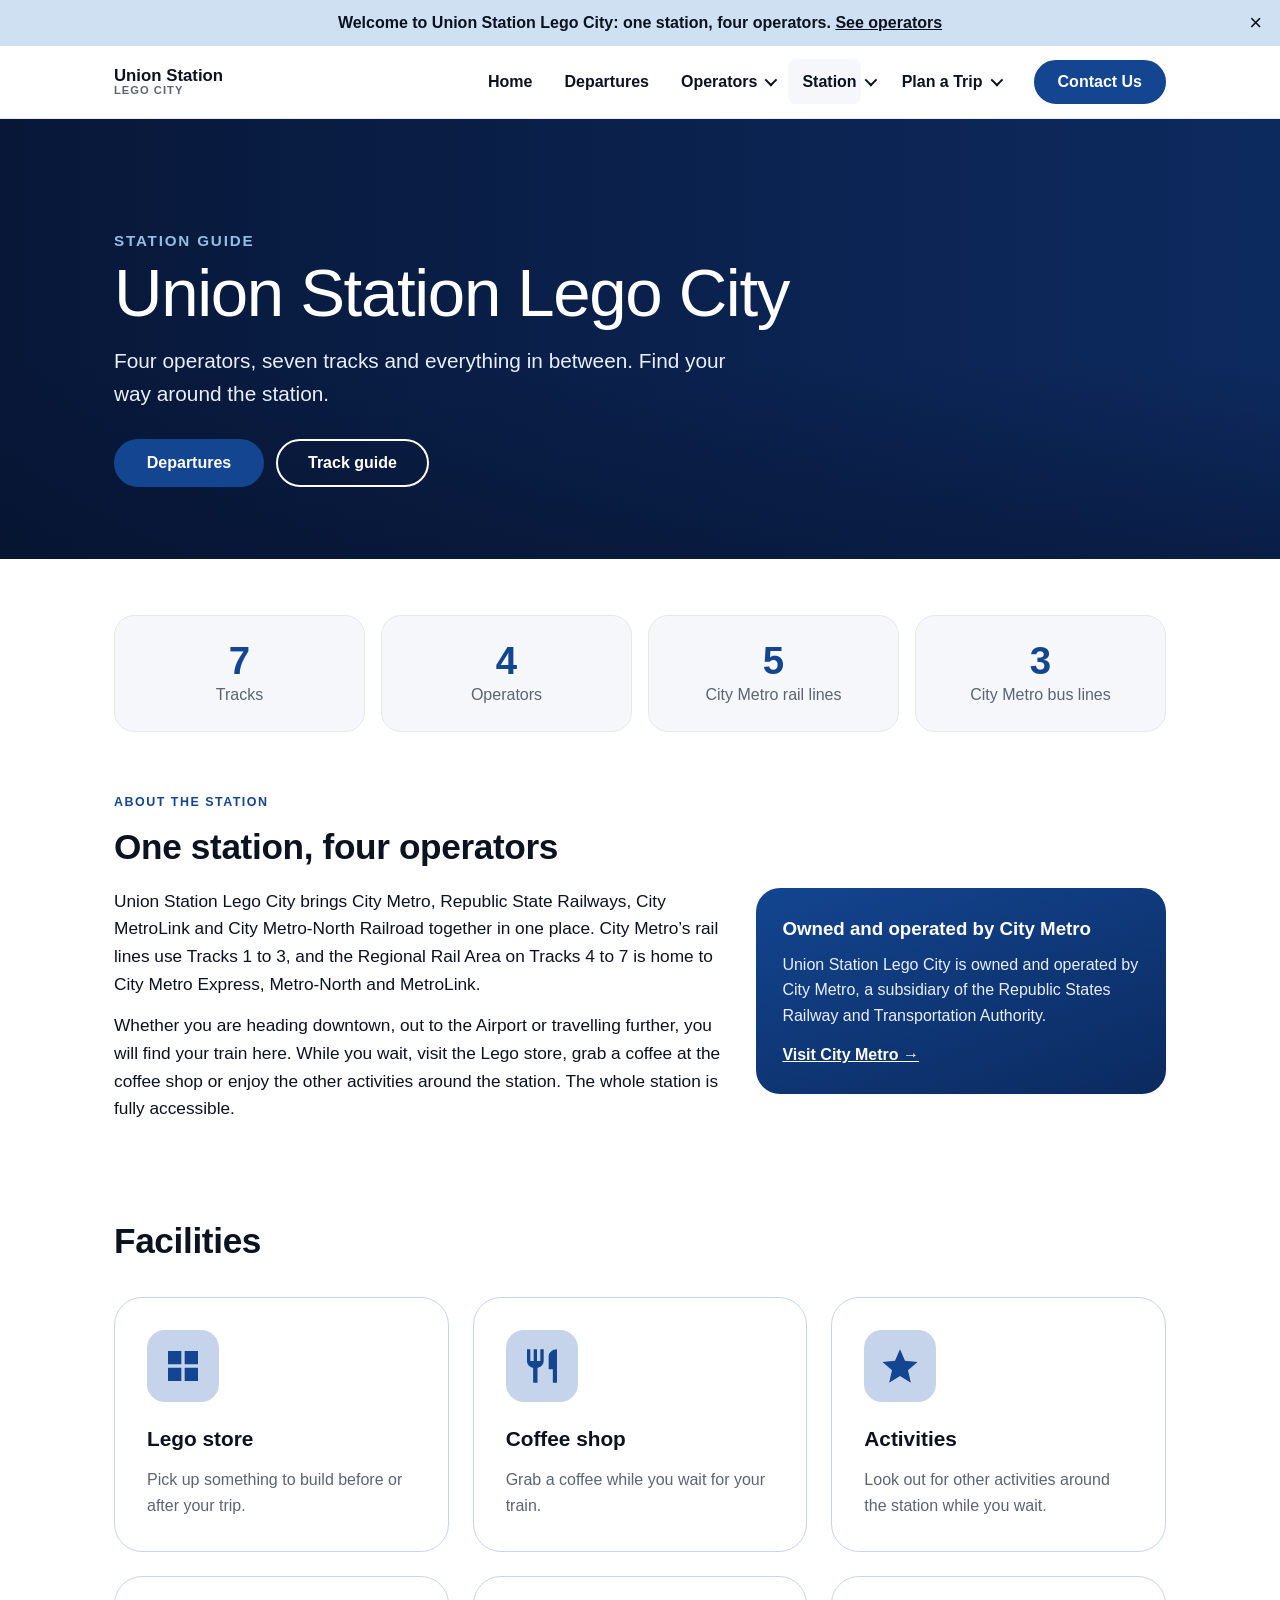
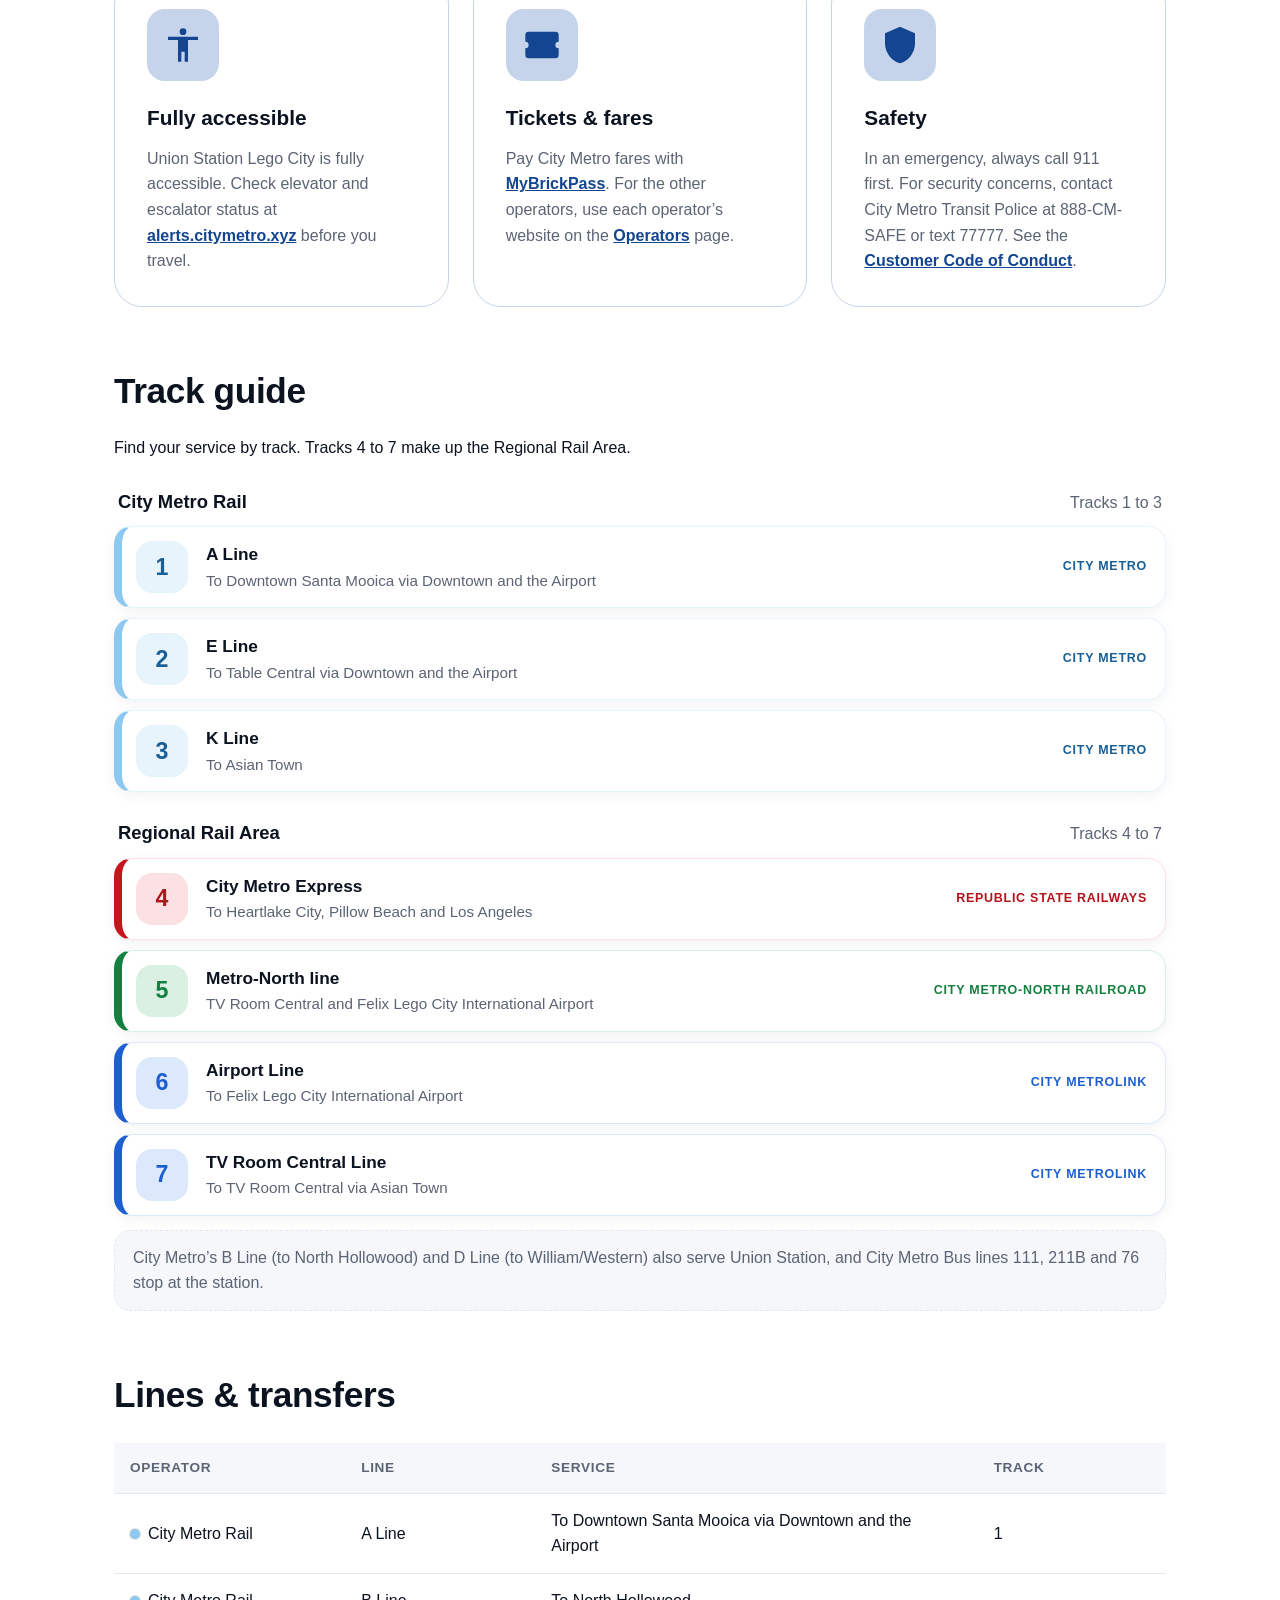
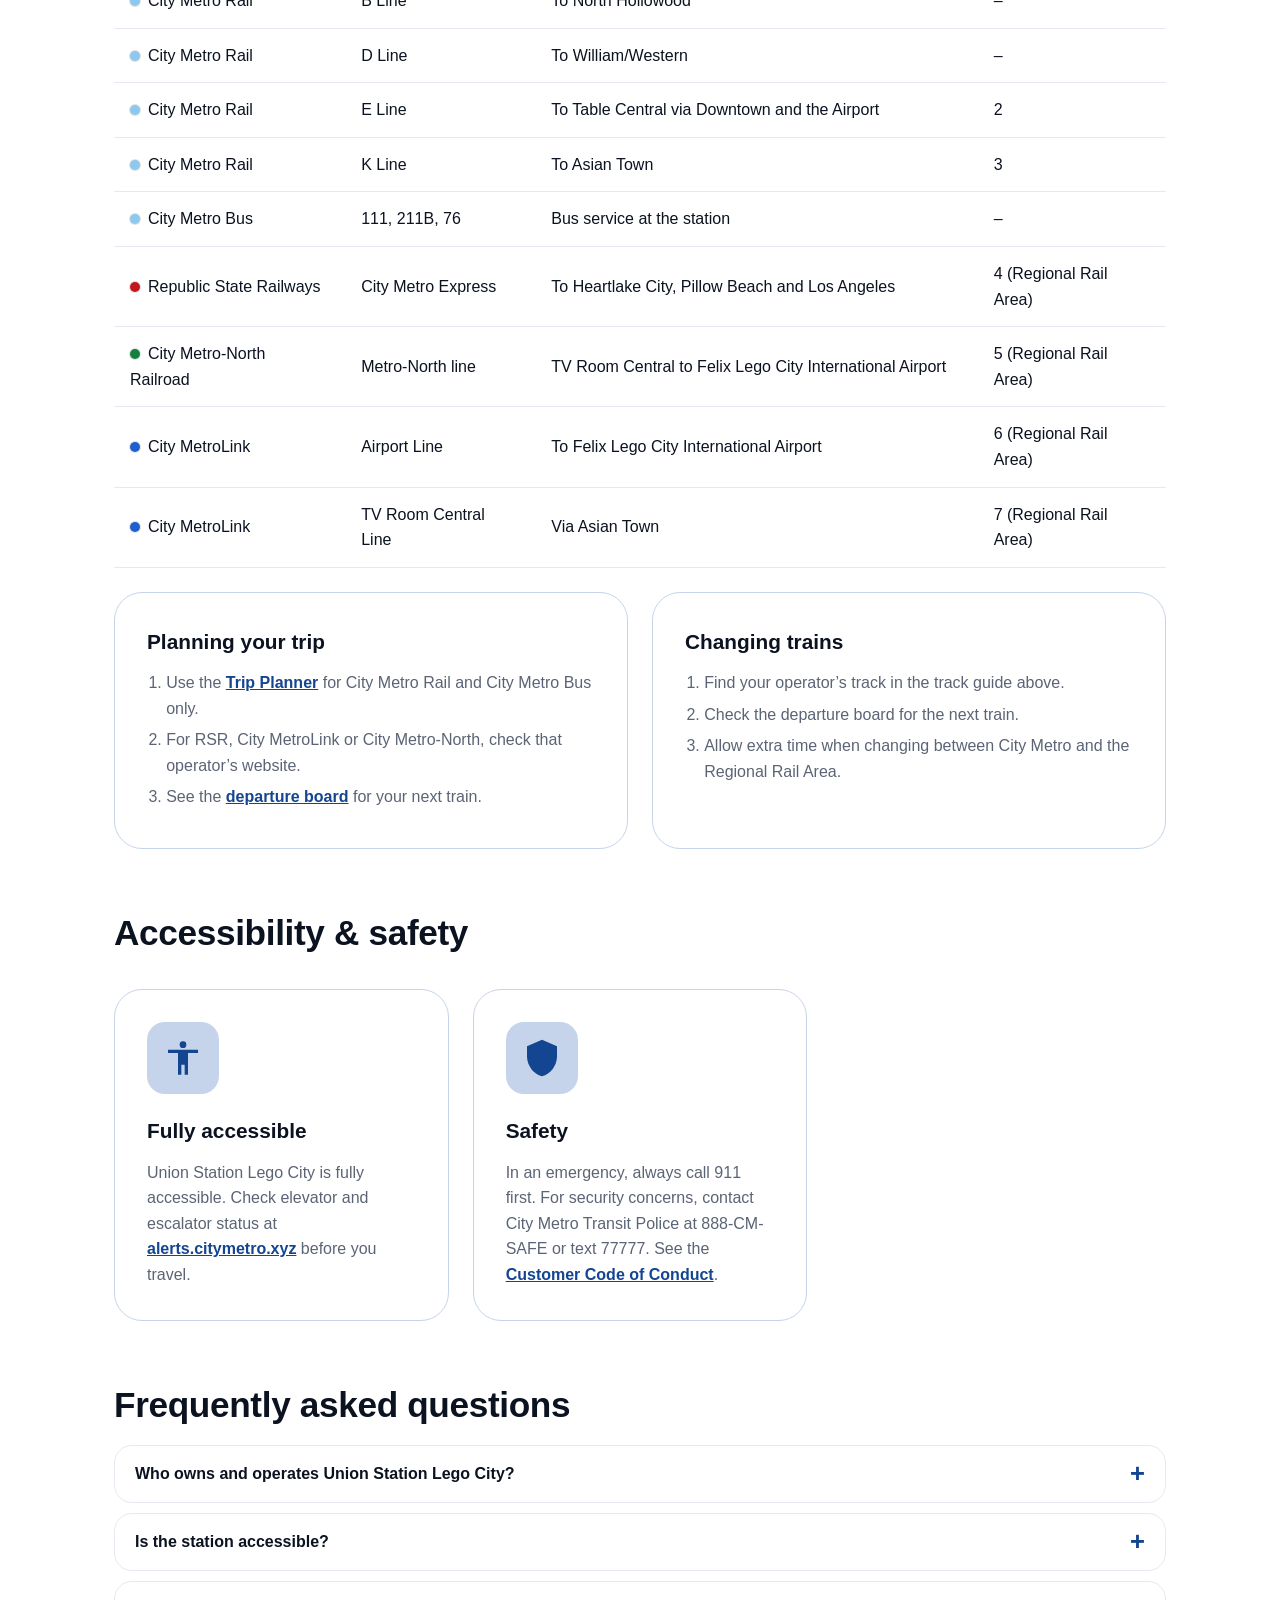
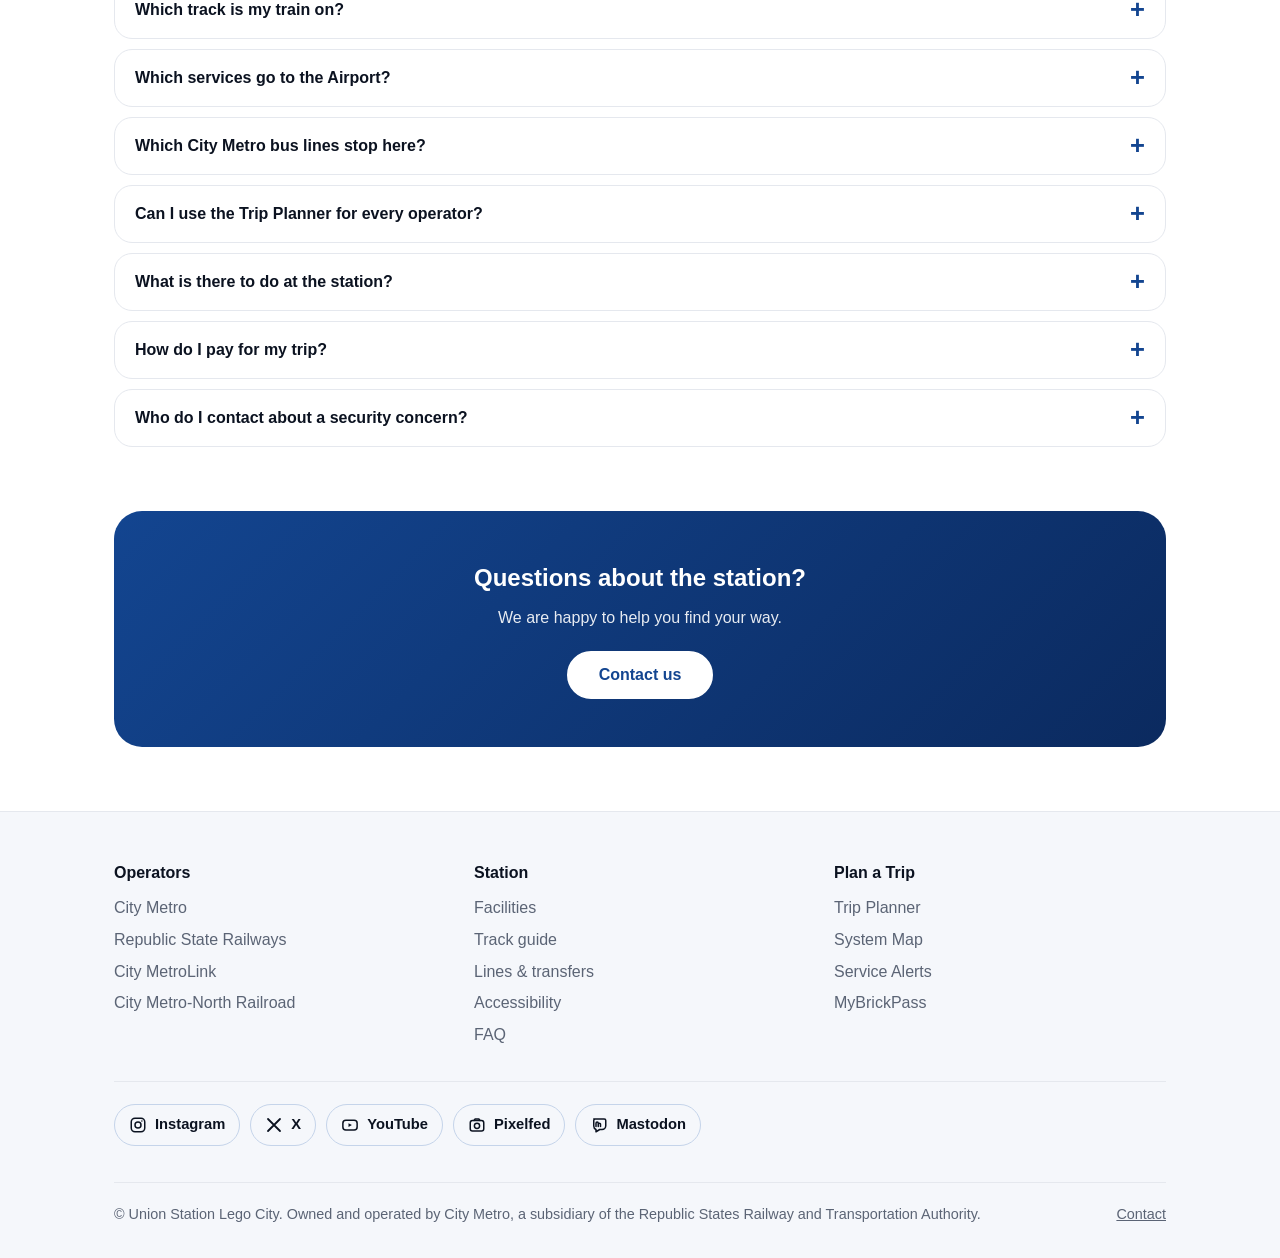
<file: station.html>
<!DOCTYPE html>
<html lang="en"><head>
<meta charset="utf-8"><meta name="viewport" content="width=device-width,initial-scale=1">
<meta name="color-scheme" content="light dark"><meta name="theme-color" content="#134590" media="(prefers-color-scheme: light)"><meta name="theme-color" content="#000000" media="(prefers-color-scheme: dark)">
<title>Station Guide | Union Station Lego City</title><meta name="description" content="Facilities, track guide, lines, transfers and FAQ for Union Station Lego City.">
<link rel="stylesheet" href="/styles.css?v=20261031a">
<link rel="icon" href="/favicon.ico" sizes="any">
</head><body>
<div id="site-header"></div>
<main>
<section class="hero-img short"><div class="container">
<span class="eyebrow lead-sm">Station guide</span>
<h1>Union Station Lego City</h1>
<p>Four operators, seven tracks and everything in between. Find your way around the station.</p>
<div class="btn-row"><a class="btn" href="/departures">Departures</a><a class="btn ghost" href="#tracks">Track guide</a></div>
</div></section>
<div class="container">
<div class="stats">
<div class="stat"><b>7</b><span>Tracks</span></div>
<div class="stat"><b>4</b><span>Operators</span></div>
<div class="stat"><b>5</b><span>City Metro rail lines</span></div>
<div class="stat"><b>3</b><span>City Metro bus lines</span></div>
</div>

<section class="sec"><span class="eyebrow">About the station</span><h2 class="h2" style="margin-top:0">One station, four operators</h2>
<div class="about-cols"><div>
<p>Union Station Lego City brings City Metro, Republic State Railways, City MetroLink and City Metro-North Railroad together in one place. City Metro’s rail lines use Tracks 1 to 3, and the Regional Rail Area on Tracks 4 to 7 is home to City Metro Express, Metro-North and MetroLink.</p>
<p>Whether you are heading downtown, out to the Airport or travelling further, you will find your train here. While you wait, visit the Lego store, grab a coffee at the coffee shop or enjoy the other activities around the station. The whole station is fully accessible.</p>
</div>
<aside class="about-card"><h3>Owned and operated by City Metro</h3><p>Union Station Lego City is owned and operated by City Metro, a subsidiary of the Republic States Railway and Transportation Authority.</p><a href="https://citymetro.xyz">Visit City Metro &rarr;</a></aside></div></section>

<h2 class="h2" id="facilities">Facilities</h2>
<div class="lines-grid">
<div class="line-card"><div class="line-icon"><svg viewBox="0 0 24 24" aria-hidden="true"><path d="M3 3h8v8H3zm10 0h8v8h-8zM3 13h8v8H3zm10 0h8v8h-8z"/></svg></div><h3>Lego store</h3><p>Pick up something to build before or after your trip.</p></div>
<div class="line-card"><div class="line-icon"><svg viewBox="0 0 24 24" aria-hidden="true"><path d="M11 9H9V2H7v7H5V2H3v7c0 2.1 1.6 3.8 3.7 4v9h2.6v-9c2.1-.2 3.7-1.9 3.7-4V2h-2v7zm5-3v8h2.5v8H21V2c-2.8 0-5 2.2-5 4z"/></svg></div><h3>Coffee shop</h3><p>Grab a coffee while you wait for your train.</p></div>
<div class="line-card"><div class="line-icon"><svg viewBox="0 0 24 24" aria-hidden="true"><path d="M12 2l3 6.9 7.5.7-5.7 5 1.7 7.4L12 18l-6.5 4 1.7-7.4-5.7-5 7.5-.7z"/></svg></div><h3>Activities</h3><p>Look out for other activities around the station while you wait.</p></div>
<div class="line-card"><div class="line-icon"><svg viewBox="0 0 24 24" aria-hidden="true"><path d="M12 2a2 2 0 1 1 0 4 2 2 0 0 1 0-4zm9 7h-6v13h-2v-6h-2v6H9V9H3V7h18v2z"/></svg></div><h3>Fully accessible</h3><p>Union Station Lego City is fully accessible. Check elevator and escalator status at <a href='https://alerts.citymetro.xyz'>alerts.citymetro.xyz</a> before you travel.</p></div>
<div class="line-card"><div class="line-icon"><svg viewBox="0 0 24 24" aria-hidden="true"><path d="M22 10V6a2 2 0 0 0-2-2H4a2 2 0 0 0-2 2v4a2 2 0 0 1 0 4v4a2 2 0 0 0 2 2h16a2 2 0 0 0 2-2v-4a2 2 0 0 1 0-4z"/></svg></div><h3>Tickets &amp; fares</h3><p>Pay City Metro fares with <a href='https://mybrickpass.citymetro.xyz'>MyBrickPass</a>. For the other operators, use each operator’s website on the <a href='/operators'>Operators</a> page.</p></div>
<div class="line-card"><div class="line-icon"><svg viewBox="0 0 24 24" aria-hidden="true"><path d="M12 1L3 5v6c0 5.55 3.84 10.74 9 12 5.16-1.26 9-6.45 9-12V5l-9-4z"/></svg></div><h3>Safety</h3><p>In an emergency, always call 911 first. For security concerns, contact City Metro Transit Police at 888-CM-SAFE or text 77777. See the <a href='https://police.citymetro.xyz/customercodeofconduct.pdf'>Customer Code of Conduct</a>.</p></div>
</div>

<h2 class="h2" id="tracks">Track guide</h2>
<p class="measure">Find your service by track. Tracks 4 to 7 make up the Regional Rail Area.</p>
<div class="tracks"><div class="track-zone"><b>City Metro Rail</b><span>Tracks 1 to 3</span></div><div class="track op-cm"><span class="track-no">1</span><div class="track-body"><b>A Line</b><small>To Downtown Santa Mooica via Downtown and the Airport</small></div><span class="track-op">City Metro</span></div><div class="track op-cm"><span class="track-no">2</span><div class="track-body"><b>E Line</b><small>To Table Central via Downtown and the Airport</small></div><span class="track-op">City Metro</span></div><div class="track op-cm"><span class="track-no">3</span><div class="track-body"><b>K Line</b><small>To Asian Town</small></div><span class="track-op">City Metro</span></div><div class="track-zone"><b>Regional Rail Area</b><span>Tracks 4 to 7</span></div><div class="track op-rsr"><span class="track-no">4</span><div class="track-body"><b>City Metro Express</b><small>To Heartlake City, Pillow Beach and Los Angeles</small></div><span class="track-op">Republic State Railways</span></div><div class="track op-mn"><span class="track-no">5</span><div class="track-body"><b>Metro-North line</b><small>TV Room Central and Felix Lego City International Airport</small></div><span class="track-op">City Metro-North Railroad</span></div><div class="track op-ml"><span class="track-no">6</span><div class="track-body"><b>Airport Line</b><small>To Felix Lego City International Airport</small></div><span class="track-op">City MetroLink</span></div><div class="track op-ml"><span class="track-no">7</span><div class="track-body"><b>TV Room Central Line</b><small>To TV Room Central via Asian Town</small></div><span class="track-op">City MetroLink</span></div></div>
<p class="track-note">City Metro’s B Line (to North Hollowood) and D Line (to William/Western) also serve Union Station, and City Metro Bus lines 111, 211B and 76 stop at the station.</p>

<h2 class="h2" id="transfers">Lines &amp; transfers</h2>
<div class="table-wrap"><table class="t"><thead><tr><th>Operator</th><th>Line</th><th>Service</th><th>Track</th></tr></thead><tbody>
<tr class="op-cm"><td data-label="Operator"><span class="dot"></span>City Metro Rail</td><td data-label="Line">A Line</td><td data-label="Service">To Downtown Santa Mooica via Downtown and the Airport</td><td data-label="Track">1</td></tr>
<tr class="op-cm"><td data-label="Operator"><span class="dot"></span>City Metro Rail</td><td data-label="Line">B Line</td><td data-label="Service">To North Hollowood</td><td data-label="Track">&ndash;</td></tr>
<tr class="op-cm"><td data-label="Operator"><span class="dot"></span>City Metro Rail</td><td data-label="Line">D Line</td><td data-label="Service">To William/Western</td><td data-label="Track">&ndash;</td></tr>
<tr class="op-cm"><td data-label="Operator"><span class="dot"></span>City Metro Rail</td><td data-label="Line">E Line</td><td data-label="Service">To Table Central via Downtown and the Airport</td><td data-label="Track">2</td></tr>
<tr class="op-cm"><td data-label="Operator"><span class="dot"></span>City Metro Rail</td><td data-label="Line">K Line</td><td data-label="Service">To Asian Town</td><td data-label="Track">3</td></tr>
<tr class="op-cm"><td data-label="Operator"><span class="dot"></span>City Metro Bus</td><td data-label="Line">111, 211B, 76</td><td data-label="Service">Bus service at the station</td><td data-label="Track">&ndash;</td></tr>
<tr class="op-rsr"><td data-label="Operator"><span class="dot"></span>Republic State Railways</td><td data-label="Line">City Metro Express</td><td data-label="Service">To Heartlake City, Pillow Beach and Los Angeles</td><td data-label="Track">4 (Regional Rail Area)</td></tr>
<tr class="op-mn"><td data-label="Operator"><span class="dot"></span>City Metro-North Railroad</td><td data-label="Line">Metro-North line</td><td data-label="Service">TV Room Central to Felix Lego City International Airport</td><td data-label="Track">5 (Regional Rail Area)</td></tr>
<tr class="op-ml"><td data-label="Operator"><span class="dot"></span>City MetroLink</td><td data-label="Line">Airport Line</td><td data-label="Service">To Felix Lego City International Airport</td><td data-label="Track">6 (Regional Rail Area)</td></tr>
<tr class="op-ml"><td data-label="Operator"><span class="dot"></span>City MetroLink</td><td data-label="Line">TV Room Central Line</td><td data-label="Service">Via Asian Town</td><td data-label="Track">7 (Regional Rail Area)</td></tr>
</tbody></table></div>
<div class="split-2">
<div class="line-card"><h3>Planning your trip</h3><ol><li>Use the <a href="https://trip-planner.citymetro.xyz">Trip Planner</a> for City Metro Rail and City Metro Bus only.</li><li>For RSR, City MetroLink or City Metro-North, check that operator’s website.</li><li>See the <a href="/departures">departure board</a> for your next train.</li></ol></div>
<div class="line-card"><h3>Changing trains</h3><ol><li>Find your operator’s track in the track guide above.</li><li>Check the departure board for the next train.</li><li>Allow extra time when changing between City Metro and the Regional Rail Area.</li></ol></div>
</div>

<h2 class="h2" id="accessibility">Accessibility &amp; safety</h2>
<div class="lines-grid">
<div class="line-card"><div class="line-icon"><svg viewBox="0 0 24 24" aria-hidden="true"><path d="M12 2a2 2 0 1 1 0 4 2 2 0 0 1 0-4zm9 7h-6v13h-2v-6h-2v6H9V9H3V7h18v2z"/></svg></div><h3>Fully accessible</h3><p>Union Station Lego City is fully accessible. Check elevator and escalator status at <a href='https://alerts.citymetro.xyz'>alerts.citymetro.xyz</a> before you travel.</p></div>
<div class="line-card"><div class="line-icon"><svg viewBox="0 0 24 24" aria-hidden="true"><path d="M12 1L3 5v6c0 5.55 3.84 10.74 9 12 5.16-1.26 9-6.45 9-12V5l-9-4z"/></svg></div><h3>Safety</h3><p>In an emergency, always call 911 first. For security concerns, contact City Metro Transit Police at 888-CM-SAFE or text 77777. See the <a href='https://police.citymetro.xyz/customercodeofconduct.pdf'>Customer Code of Conduct</a>.</p></div>
</div>

<h2 class="h2" id="faq">Frequently asked questions</h2>
<details class="faq"><summary>Who owns and operates Union Station Lego City?</summary><p>Union Station Lego City is owned and operated by City Metro, a subsidiary of the Republic States Railway and Transportation Authority.</p></details><details class="faq"><summary>Is the station accessible?</summary><p>Yes. Union Station Lego City is fully accessible. Check <a href='https://alerts.citymetro.xyz'>service alerts</a> for elevator and escalator status.</p></details><details class="faq"><summary>Which track is my train on?</summary><p>City Metro Rail uses Tracks 1 to 3: A Line on Track 1, E Line on Track 2 and K Line on Track 3. The Regional Rail Area covers Tracks 4 to 7: City Metro Express on Track 4, City Metro-North on Track 5, and City MetroLink on Tracks 6 (Airport Line) and 7 (TV Room Central Line). The <a href='/departures'>departure board</a> shows the next train for every service.</p></details><details class="faq"><summary>Which services go to the Airport?</summary><p>The City MetroLink Airport Line and City Metro-North Railroad both serve Felix Lego City International Airport. City Metro’s A and E Lines also run via the Airport.</p></details><details class="faq"><summary>Which City Metro bus lines stop here?</summary><p>City Metro Bus lines 111, 211B and 76 serve the station.</p></details><details class="faq"><summary>Can I use the Trip Planner for every operator?</summary><p>No. The Trip Planner covers City Metro Rail and City Metro Bus only. For Republic State Railways, City MetroLink and City Metro-North Railroad, use that operator’s website.</p></details><details class="faq"><summary>What is there to do at the station?</summary><p>Union Station Lego City has a Lego store, a coffee shop and other activities.</p></details><details class="faq"><summary>How do I pay for my trip?</summary><p>City Metro fares can be paid with <a href='https://mybrickpass.citymetro.xyz'>MyBrickPass</a>. For the other operators, check their websites.</p></details><details class="faq"><summary>Who do I contact about a security concern?</summary><p>Contact City Metro Transit Police at 888-CM-SAFE or text 77777. In an emergency, always call 911 first.</p></details>

<div class="cta-band"><h2>Questions about the station?</h2><p>We are happy to help you find your way.</p><a class="btn" href="/contact">Contact us</a></div>
</div>
</main>
<div id="site-footer"></div>
<script src="/site.js?v=20261031a"></script>
</body></html>
</file>
<file: styles.css>
:root{--bg:#fff;--text:#0b1220;--muted:#5b6475;--line:#e5e8ee;--card:#f5f7fb;--blue:#134590;--blue-hover:#0e3573;--btn-text:#fff;--announce-bg:#cfe0f3;--announce-text:#0b1220}
@media (prefers-color-scheme:dark){:root{--bg:#000;--text:#f2f4f8;--muted:#a3abbb;--line:#222833;--card:#11151c;--blue:#134590;--blue-hover:#1a56b0;--announce-bg:#1b2f4d;--announce-text:#f2f4f8}}
*{box-sizing:border-box}
html{color-scheme:light dark}
body{margin:0;background:var(--bg);color:var(--text);font-family:"Helvetica Neue",Helvetica,Arial,sans-serif;line-height:1.6;-webkit-font-smoothing:antialiased}
a{color:inherit}
.container{max-width:1100px;margin:0 auto;padding:0 24px}
/* announcement */
.announce{background:var(--announce-bg);color:var(--announce-text);text-align:center;padding:10px 44px;font-weight:700;position:relative}
.announce a{text-decoration:underline}
.announce button{position:absolute;right:12px;top:50%;transform:translateY(-50%);background:none;border:0;color:inherit;font-size:22px;cursor:pointer;line-height:1}
/* header */
.site-header{position:sticky;top:0;z-index:50;background:var(--bg);border-bottom:1px solid var(--line)}
.header-inner{display:flex;align-items:center;justify-content:space-between;height:72px}
.logo{display:inline-flex;width:44px;height:44px;border:2.5px solid var(--text);border-radius:50%;align-items:center;justify-content:center;font-size:28px;font-weight:700;text-decoration:none;padding-bottom:4px}
.nav-list{list-style:none;margin:0;padding:0;display:flex;gap:4px;align-items:center}
.nav-link,.dd-toggle{background:none;border:0;font:inherit;font-weight:700;color:var(--text);padding:10px 14px;cursor:pointer;text-decoration:none;display:inline-flex;align-items:center;gap:6px;border-radius:8px}
.nav-link:hover,.dd-toggle:hover,.nav-link.active{background:var(--card)}
.dd-toggle::after{content:"";width:7px;height:7px;border-right:2px solid currentColor;border-bottom:2px solid currentColor;transform:rotate(45deg) translateY(-2px)}
.has-dd{position:relative}
.dd-menu{display:none;list-style:none;margin:0;padding:8px;position:absolute;top:100%;left:0;min-width:260px;background:var(--bg);border:1px solid var(--line);border-radius:12px;box-shadow:0 10px 30px rgba(0,0,0,.15)}
.dd-menu a{display:block;padding:10px 12px;border-radius:8px;text-decoration:none}
.dd-menu a:hover{background:var(--card)}
.has-dd.open .dd-menu{display:block}
@media (hover:hover) and (min-width:901px){.has-dd:hover .dd-menu{display:block}}
.menu-btn{display:none;background:none;border:0;cursor:pointer;padding:8px}
.menu-btn span{display:block;width:28px;height:3px;background:var(--text);margin:6px 0;transition:.2s}
.menu-btn[aria-expanded=true] span:nth-child(1){transform:translateY(9px) rotate(45deg)}
.menu-btn[aria-expanded=true] span:nth-child(2){opacity:0}
.menu-btn[aria-expanded=true] span:nth-child(3){transform:translateY(-9px) rotate(-45deg)}
/* buttons */
.btn{display:inline-block;background:var(--blue);color:var(--btn-text);padding:14px 32px;border-radius:999px;font-weight:700;text-decoration:none;border:0;font:inherit;font-weight:700;cursor:pointer}
.btn:hover{background:var(--blue-hover)}
.nav-cta{margin-left:8px;padding:10px 22px}
/* content */
.hero{padding:72px 0 56px}
.hero h1{font-size:clamp(2.6rem,7vw,4.5rem);line-height:1.05;margin:0 0 20px;font-weight:400}
.hero p{font-size:1.25rem;max-width:620px;color:var(--muted);margin:0 0 28px}
.page-head{padding:56px 0 24px}
.page-head h1{font-size:clamp(2rem,5vw,3rem);margin:0 0 8px}
.page-head p{color:var(--muted);margin:0}
main{min-height:60vh}
.grid{display:grid;grid-template-columns:repeat(auto-fit,minmax(240px,1fr));gap:20px;margin:24px 0 64px}
.card{background:var(--card);border:1px solid var(--line);border-radius:16px;padding:24px}
.card h3{margin:0 0 6px}
.card p{margin:0 0 14px;color:var(--muted)}
.price{font-size:2.4rem;font-weight:700;margin:4px 0}
.prose{max-width:760px;padding-bottom:64px}
.prose h2{margin-top:36px}
/* footer */
.site-footer{border-top:1px solid var(--line);padding:48px 0 32px;background:var(--card)}
.footer-cols{display:grid;grid-template-columns:repeat(auto-fit,minmax(180px,1fr));gap:28px}
.footer-cols h4{margin:0 0 10px}
.footer-cols ul{list-style:none;margin:0;padding:0}
.footer-cols li{margin:6px 0}
.footer-cols a{color:var(--muted);text-decoration:none}
.footer-cols a:hover{color:var(--text);text-decoration:underline}
.legal{margin-top:36px;padding-top:20px;border-top:1px solid var(--line);color:var(--muted);font-size:.9rem;display:flex;flex-wrap:wrap;gap:12px 24px;justify-content:space-between}
.legal a{color:var(--muted)}
/* mobile */
@media (max-width:900px){
.menu-btn{display:block}
.nav{display:none;position:fixed;inset:73px 0 0 0;background:var(--bg);padding:16px 24px 32px;overflow-y:auto;flex-direction:column}
.nav.open{display:flex}
.nav-list{flex-direction:column;align-items:stretch;gap:0;width:100%}
.nav-link,.dd-toggle{width:100%;justify-content:space-between;font-size:1.25rem;padding:18px 4px;border-radius:0}
.dd-toggle::after{transform:rotate(-45deg)}
.has-dd.open .dd-toggle::after{transform:rotate(45deg)}
.dd-menu{position:static;box-shadow:none;border:0;padding:0 0 8px 12px;min-width:0}
.dd-menu a{font-size:1.05rem;color:var(--muted)}
.nav-cta{margin:auto 0 0;text-align:center;width:100%}
.nav-cta-wrap{margin-top:auto;padding-top:24px}
}
/* lines page */
:root{--tile:#c5d4ea;--tile-ink:#134590}
@media (prefers-color-scheme:dark){:root{--tile:#16294a;--tile-ink:#7aa7ee}}
.section-title{text-align:center;font-size:clamp(2rem,5vw,2.8rem);margin:56px 0 8px}
.lines-grid{display:grid;grid-template-columns:repeat(auto-fill,minmax(300px,1fr));gap:24px;margin:28px 0 24px}
.line-card{background:var(--bg);border:1.5px solid var(--tile);border-radius:28px;padding:32px}
.line-icon{width:72px;height:72px;border-radius:18px;background:var(--tile);color:var(--tile-ink);display:flex;align-items:center;justify-content:center;font-size:2.4rem;font-weight:700;margin-bottom:20px}
.line-icon svg{width:40px;height:40px;fill:currentColor}
.line-card h3{margin:0 0 12px;font-size:1.3rem}
.line-card p{margin:0;color:var(--muted)}
.line-card a{color:var(--tile-ink);font-weight:700}

.footer-note{margin:16px 0 0;padding:12px 16px;border:1px dashed var(--line);border-radius:10px;color:var(--muted);font-size:.9rem;text-align:center}
.big{font-size:1.5rem;font-weight:700;color:var(--text);margin:0 0 8px}
.emergency{border-color:var(--blue);border-width:2.5px}
.lead{max-width:720px;margin:0 auto;text-align:center;color:var(--muted);font-size:1.15rem}
.center{text-align:center}
/* home */
.hero-home{padding:80px 0 40px;background:linear-gradient(180deg,var(--card),var(--bg))}
.hero-home h1{font-size:clamp(3rem,9vw,5.5rem);line-height:1;margin:0 0 20px;font-weight:400;letter-spacing:-.02em}
.hero-home p{font-size:1.3rem;max-width:640px;color:var(--muted);margin:0 0 28px}
.btn-row{display:flex;flex-wrap:wrap;gap:12px}
.btn.ghost{background:transparent;color:var(--text);border:2px solid var(--blue)}
.btn.ghost:hover{background:var(--card)}
.quick{display:grid;grid-template-columns:repeat(auto-fit,minmax(200px,1fr));gap:14px;margin-top:40px}
.quick a{display:flex;align-items:center;gap:14px;padding:18px 20px;background:var(--bg);border:1.5px solid var(--tile);border-radius:18px;text-decoration:none;font-weight:700}
.quick a:hover{border-color:var(--blue)}
.quick .line-icon{width:44px;height:44px;border-radius:12px;margin:0;flex:none}
.quick .line-icon svg{width:24px;height:24px}
.sec{padding:56px 0 8px}
.sec-head{display:flex;justify-content:space-between;align-items:baseline;flex-wrap:wrap;gap:8px;margin-bottom:8px}
.sec-head h2{margin:0;font-size:clamp(1.6rem,4vw,2.2rem)}
.sec-head a{font-weight:700;color:var(--tile-ink)}
.promos{display:grid;grid-template-columns:repeat(auto-fit,minmax(300px,1fr));gap:20px}
.promo{background:var(--card);border:1px solid var(--line);border-radius:28px;padding:36px}
.promo h2{margin:0 0 10px;font-size:1.7rem}
.promo p{color:var(--muted);margin:0 0 20px}
.stats{display:grid;grid-template-columns:repeat(auto-fit,minmax(150px,1fr));gap:16px;margin:56px 0 0;text-align:center}
.stat{padding:24px 12px;border-radius:20px;background:var(--card)}
.stat b{display:block;font-size:2.4rem;line-height:1.1;color:var(--tile-ink)}
.stat span{color:var(--muted)}
.tag{display:inline-block;font-size:.75rem;font-weight:700;letter-spacing:.06em;text-transform:uppercase;color:var(--tile-ink);margin-bottom:8px}
.cta-band{margin:64px 0;background:var(--blue);color:#fff;border-radius:28px;padding:48px 32px;text-align:center}
.cta-band h2{margin:0 0 8px}
.cta-band p{margin:0 0 20px;opacity:.9}
.cta-band .btn{background:#fff;color:var(--blue)}
.faq details{border-bottom:1px solid var(--line);padding:14px 0}
.faq summary{cursor:pointer;font-weight:700}
.faq p{margin:8px 0 0;color:var(--muted)}

/* split item: label is a link, arrow opens the dropdown */
.split{display:flex;align-items:center}
.split .nav-link{padding-right:4px}
.split .dd-toggle{padding:10px 10px 10px 4px}
@media (max-width:900px){
.split{flex-wrap:wrap}
.split .nav-link{flex:1;width:auto}
.split .dd-toggle{width:auto;padding:18px 12px}
.split .dd-menu{width:100%}
}

/* ---- fixes & v3 ---- */
.btn{display:inline-flex;align-items:center;justify-content:center;border:2px solid var(--blue);line-height:1.2;padding:12px 30px;min-height:48px;text-align:center}
a.btn{color:var(--btn-text);text-decoration:none}
a.btn.ghost{background:transparent;color:var(--text);border-color:var(--blue)}
a.btn.ghost:hover{background:var(--card)}
.cta-band a.btn{background:#fff;color:var(--blue);border-color:#fff}
.nav-cta{min-height:44px;padding:8px 22px}
@media (min-width:901px){.nav{display:flex;align-items:center;gap:8px}.nav-cta-wrap{margin:0 0 0 8px;padding:0}}
.line-icon svg[viewBox="0 0 100 100"]{width:46px;height:46px}
/* big image hero */
.hero-img{position:relative;min-height:min(80vh,680px);display:flex;align-items:flex-end;color:#fff;background:#0d2a5f url(https://police.citymetro.xyz/hero.svg) center/cover no-repeat}
.hero-img::before{content:"";position:absolute;inset:0;background:linear-gradient(90deg,rgba(6,18,45,.78),rgba(6,18,45,.3) 60%,transparent),linear-gradient(0deg,rgba(6,18,45,.5),transparent 45%)}
.hero-img .container{position:relative;width:100%;padding-top:96px;padding-bottom:72px}
.hero-img h1{font-size:clamp(3rem,9vw,5.8rem);line-height:1;margin:0 0 18px;font-weight:400;letter-spacing:-.02em}
.hero-img p{font-size:1.3rem;max-width:620px;margin:0 0 28px;color:#e8eefb}
.hero-img a.btn.ghost{color:#fff;border-color:#fff}
.hero-img a.btn.ghost:hover{background:rgba(255,255,255,.15)}
.quick{margin:32px 0 0}
/* about */
.crumbs{padding:28px 0 0;color:var(--muted);font-size:.95rem}
.crumbs a{color:var(--tile-ink)}
.about-title{font-size:clamp(2.2rem,6vw,3.4rem);margin:12px 0 12px}
.measure{max-width:760px}
.about-img{border-radius:28px;aspect-ratio:21/9;min-height:220px;background:#0d2a5f url(https://police.citymetro.xyz/hero.svg) 60% center/cover;border:1px solid var(--line);margin:32px 0}
.h2{font-size:clamp(1.6rem,4vw,2.2rem);margin:56px 0 12px}
.tl-item{display:grid;grid-template-columns:120px 1fr;gap:20px;padding:22px 0;border-top:1px solid var(--line)}
.tl-item:last-child{border-bottom:1px solid var(--line)}
.tl-year{font-size:1.9rem;font-weight:700;color:var(--tile-ink);line-height:1.2}
.tl-item h3{margin:0 0 6px}.tl-item p{margin:0;color:var(--muted)}
@media (max-width:600px){.tl-item{grid-template-columns:1fr;gap:4px}}
.line-card.plain p a{font-weight:700}

/* logo pulls from /logo.png */
.logo{width:auto;height:auto;border:0;border-radius:0;padding:0;font-size:inherit}
.logo img{display:block;height:44px;width:auto}

/* dark mode: turn the black logo white */
@media (prefers-color-scheme:dark){.logo img{filter:brightness(0) invert(1)}}
/* 404 */
.nf-img{border-radius:28px;aspect-ratio:2/1;min-height:220px;max-height:420px;background:#0d2a5f url(https://police.citymetro.xyz/404.svg) center/cover no-repeat;border:1px solid var(--line);margin:40px 0 32px}
.nf{text-align:center;padding-bottom:72px}
.nf h1{font-size:clamp(2.2rem,6vw,3.4rem);margin:0 0 8px}
.nf p{color:var(--muted);font-size:1.15rem;margin:0 auto 24px;max-width:520px}
.nf .btn-row{justify-content:center}

/* utility classes (replace inline styles so CSP can drop unsafe-inline) */
.u-font-size-1-2rem-color-var-muted{font-size:1.2rem;color:var(--muted)}
.u-margin-0-auto-64px{margin:0 auto 64px}
.u-margin-16px-0{margin:16px 0}
.u-margin-16px-0-64px{margin:16px 0 64px}
.u-margin-28px-0-64px{margin:28px 0 64px}
.u-margin-top-0{margin-top:0}
.u-text-align-center-margin-32px-0-64px{text-align:center;margin:32px 0 64px}

/* legal pages */
.legal-doc h2{font-size:1.3rem}
.legal-doc h3{margin:26px 0 4px}
.legal-doc ul{padding-left:1.3rem}
.legal-doc li{margin:6px 0}

/* fares + safety v4 */
.lead-left{font-size:1.2rem;color:var(--muted)}
.fare-feature{display:grid;grid-template-columns:1.1fr 1fr;gap:20px;margin-top:20px}
.fare-hero{background:var(--blue);color:#fff;border-radius:28px;padding:40px;display:flex;flex-direction:column;justify-content:center}
.fare-hero-icon svg{width:44px;height:44px;fill:#fff}
.fare-label{margin:16px 0 0;font-weight:700;letter-spacing:.04em;text-transform:uppercase;opacity:.9}
.fare-price{margin:0;font-size:clamp(3.5rem,10vw,6rem);font-weight:700;line-height:1.05}
.fare-sub{margin:8px 0 0;font-size:1.1rem;opacity:.95}
.fare-stack{display:grid;gap:20px}
.fare-card{display:flex;gap:20px;align-items:center;background:var(--bg);border:1.5px solid var(--tile);border-radius:28px;padding:28px}
.fare-card .line-icon{margin:0;flex:none}
.fare-card h3{margin:0}
.fare-card p{margin:2px 0 0;color:var(--muted)}
.fare-card .big{color:var(--text);margin:2px 0}
@media (max-width:800px){.fare-feature{grid-template-columns:1fr}}
.hero-img.short{min-height:min(60vh,440px)}
.hero-img.short h1{font-size:clamp(2.4rem,7vw,4.2rem)}
.line-card ul{margin:0;padding-left:1.2rem;color:var(--muted)}
.line-card li{margin:4px 0}
.end{margin:28px 0 8px}
.end-space{height:64px}
.center-row{justify-content:center}
.cta-band .btn-row a.btn{min-width:160px}
.faq.measure{margin-bottom:8px}

/* transit hub: Plan a Trip + Service Status */
.hub-wrap{position:relative;z-index:2;margin-top:-36px}
.hub{display:grid;grid-template-columns:minmax(0,1fr) minmax(0,1.3fr);gap:20px;align-items:start}
.hub-panel{border-radius:24px;overflow:hidden;box-shadow:0 10px 30px rgba(0,0,0,.12);background:var(--bg);border:1px solid var(--line)}
.hub-head{padding:20px 24px}
.hub-head h2{margin:0;font-size:1.7rem}
.hub-body{padding:20px 24px 24px}
.plan-panel{background:var(--blue);color:#fff;border-color:var(--blue)}
.plan-panel .hub-head{border-bottom:2px solid #fff}
.plan-panel .hub-body{display:flex;flex-direction:column;gap:14px}
.field{display:flex;align-items:center;gap:14px;background:rgba(255,255,255,.16);border-radius:12px;padding:0 16px;min-height:54px}
.field span{font-weight:700;min-width:46px}
.field input{flex:1;min-width:0;background:transparent;border:0;outline:0;color:#fff;font:inherit;padding:14px 0}
.field input::placeholder{color:rgba(255,255,255,.75)}
.field:focus-within{outline:2px solid #fff}
.swap{align-self:flex-end;display:flex;align-items:center;justify-content:center;width:40px;height:40px;margin:-6px 0;border-radius:50%;border:2px solid rgba(255,255,255,.7);background:transparent;color:#fff;cursor:pointer}
.swap:hover{background:rgba(255,255,255,.16)}
.swap svg{width:22px;height:22px;fill:currentColor}
.pref{display:flex;align-items:center;justify-content:space-between;gap:12px;font-weight:700}
.pref select{background:rgba(255,255,255,.16);color:#fff;border:0;border-radius:10px;padding:10px 12px;min-height:44px;font:inherit}
.pref select option{color:#000}
.btn-light{min-height:52px;border:0;border-radius:12px;background:#fff;color:var(--blue);font:inherit;font-weight:700;cursor:pointer}
.btn-light:hover{background:#e8effa}
.status-head{display:flex;flex-wrap:wrap;align-items:flex-end;justify-content:space-between;gap:12px;padding-bottom:0;border-bottom:2px solid var(--blue)}
.tabs{display:flex;gap:4px}
.tab{display:flex;flex-direction:column;align-items:center;gap:2px;min-width:84px;padding:8px 16px;border:0;border-radius:10px 10px 0 0;background:transparent;color:var(--tile-ink);font:inherit;font-weight:700;cursor:pointer}
.tab svg{width:26px;height:26px;fill:currentColor}
.tab[aria-selected="true"]{background:var(--blue);color:#fff}
.st-msg{color:var(--muted);margin:8px 0}
.st-group{padding:14px 0;border-top:1px solid var(--line)}
.st-group:first-child{border-top:0;padding-top:0}
.st-group h3{margin:0 0 10px;font-size:1.05rem;color:var(--tile-ink)}
.lbs{display:flex;flex-wrap:wrap;gap:10px}
.lb{display:inline-flex;align-items:center;justify-content:center;width:46px;height:46px;border-radius:50%;overflow:hidden;font-weight:700;font-size:1.05rem;line-height:1;text-decoration:none;box-shadow:0 1px 4px rgba(0,0,0,.25)}
.lb img{width:100%;height:100%;object-fit:cover}
a.lb:hover,a.lb:focus-visible{transform:scale(1.08);outline:2px solid var(--blue);outline-offset:2px}
.lb.sm{width:30px;height:30px;font-size:.8rem}
.st-preview{margin-top:8px;padding-top:16px;border-top:1px solid var(--line)}
.st-preview h3{margin:0 0 10px;font-size:1.05rem;color:var(--tile-ink)}
.pv{border:1.5px solid var(--tile);border-radius:16px;padding:14px 16px;margin-bottom:12px}
.pv-top{display:flex;flex-wrap:wrap;gap:8px 12px;align-items:center;justify-content:space-between}
.pv h4{margin:8px 0 4px;font-size:1.02rem}
.pv h4 a{text-decoration:none}
.pv h4 a:hover{text-decoration:underline}
.pv p{margin:0 0 10px;color:var(--muted);font-size:.95rem}
.pv-when{color:var(--muted);font-size:.85rem}
.pill{display:inline-block;padding:2px 10px;border-radius:999px;background:#64748b;color:#fff;font-size:.72rem;font-weight:700;letter-spacing:.05em;text-transform:uppercase}
.pill[data-level="emergency"]{background:#7f1d1d}.pill[data-level="critical"]{background:#dc2626}
.pill[data-level="major"]{background:#ea580c}.pill[data-level="minor"]{background:#ca8a04}
.pill[data-level="maintenance"]{background:#7c3aed}
.st-more{margin:0 0 8px}
.st-foot{margin:18px 0 0}
@media (max-width:800px){
.hub-wrap{margin-top:-24px}
.hub{grid-template-columns:1fr;gap:0;border-radius:24px;overflow:hidden;box-shadow:0 10px 30px rgba(0,0,0,.12);border:1px solid var(--line)}
.hub-panel{border-radius:0;box-shadow:none;border:0}
}
/* trip results */
.trip-form-panel{max-width:640px;margin:24px 0 8px}
.trip-route{margin:28px 0 14px;font-size:clamp(1.4rem,4vw,2rem)}
.mode-tabs{display:flex;flex-wrap:wrap;gap:10px}
.mode-tab{padding:10px 18px;border:2px solid var(--blue);border-radius:999px;background:transparent;color:var(--text);font:inherit;font-weight:700;cursor:pointer}
.mode-tab[aria-selected="true"]{background:var(--blue);color:#fff}
.trip-card{margin-top:18px;padding:26px;border:1.5px solid var(--tile);border-radius:24px;background:var(--bg)}
.trip-sum{display:flex;flex-wrap:wrap;align-items:center;gap:10px 20px}
.trip-time{font-size:2.6rem;font-weight:700;line-height:1}
.chips{display:flex;flex-wrap:wrap;gap:8px}
.chip{padding:4px 12px;border-radius:999px;background:var(--card);border:1px solid var(--line);font-size:.9rem;color:var(--muted)}
.legs{list-style:none;margin:18px 0 0;padding:0}
.leg{display:grid;grid-template-columns:46px 1fr;gap:16px;padding:16px 0;border-top:1px solid var(--line)}
.leg h3{margin:0 0 2px;font-size:1.05rem}
.leg p{margin:0;color:var(--muted)}
.leg-ic{display:flex;align-items:center;justify-content:center;width:46px;height:46px;border-radius:50%;background:var(--tile);color:var(--tile-ink)}
.leg-ic svg{width:24px;height:24px;fill:currentColor}
.leg details{margin-top:6px;color:var(--muted)}
.leg summary{cursor:pointer;font-weight:700;color:var(--tile-ink)}
.stops{margin:8px 0 0;padding-left:1.3rem}
/* footer social */
.social{display:flex;flex-wrap:wrap;gap:10px;margin-top:28px;padding-top:22px;border-top:1px solid var(--line)}
.social a{display:inline-flex;align-items:center;gap:8px;padding:8px 14px;border:1.5px solid var(--tile);border-radius:999px;color:var(--text);font-weight:700;font-size:.92rem;text-decoration:none}
.social a:hover{border-color:var(--blue);color:var(--tile-ink)}
.social svg{width:18px;height:18px}

.plan-msg{margin:0;min-height:1.2em;font-weight:700}

/* station suggestions */
.field{position:relative}
.plan-panel{overflow:visible;position:relative;z-index:5}
.sugg{position:absolute;left:0;right:0;top:calc(100% + 6px);z-index:40;margin:0;padding:6px;list-style:none;background:var(--bg);color:var(--text);border:1px solid var(--line);border-radius:14px;box-shadow:0 12px 30px rgba(0,0,0,.25);max-height:300px;overflow-y:auto}
.sugg[hidden]{display:none}
.sugg li{display:flex;flex-direction:column;padding:10px 12px;border-radius:10px;cursor:pointer}
.sugg li[aria-selected="true"],.sugg li:hover{background:var(--tile)}
.sg-name{font-weight:700}
.sg-sub{font-size:.85rem;color:var(--muted)}
.plan-msg .sugg-btn{margin:6px 6px 0 0;padding:6px 12px;border:1.5px solid #fff;border-radius:999px;background:transparent;color:#fff;font:inherit;font-weight:700;cursor:pointer}

/* bus search + service links */
.bus-search{padding-bottom:14px}
.bus-search h3{margin:0 0 10px;font-size:1.05rem;color:var(--tile-ink)}
.bs-row{display:flex;border:1.5px solid var(--line);border-radius:12px;overflow:hidden;background:var(--bg)}
.bs-row:focus-within{border-color:var(--blue)}
.bs-row input{flex:1;min-width:0;border:0;outline:0;background:transparent;color:var(--text);font:inherit;padding:14px 16px;-webkit-appearance:none;appearance:none}
.bs-go{display:flex;align-items:center;justify-content:center;width:54px;border:0;background:var(--blue);color:#fff;cursor:pointer}
.bs-go svg{width:22px;height:22px;fill:currentColor}
.bs-msg{margin:8px 0 0;min-height:1.2em;color:var(--muted)}
.st-links{margin-top:14px;border-top:1px solid var(--line)}
.st-link{display:flex;align-items:center;justify-content:space-between;padding:16px 4px;border-bottom:1px solid var(--line);color:var(--tile-ink);font-weight:700;text-decoration:none}
.st-link:hover span{text-decoration:underline}
.st-link svg{width:22px;height:22px;fill:currentColor}
.pv .pv-lines{margin:0;font-weight:700;color:var(--text);font-size:.9rem}
.sugg.inline{position:static;margin:8px 0 0;max-height:260px;box-shadow:0 6px 18px rgba(0,0,0,.18);z-index:auto}

/* ride / rail / bus pages */
.line-card ol{margin:0;padding-left:1.2rem;color:var(--muted)}
.line-card ul{margin:0;padding-left:1.2rem;color:var(--muted)}
.line-card li{margin:6px 0}
.card-links{margin:12px 0 0}
.card-links a{font-weight:700;color:var(--tile-ink)}
.split-2{display:grid;grid-template-columns:repeat(auto-fit,minmax(300px,1fr));gap:24px;margin:24px 0}
.about-img + .btn-row{margin-top:-8px}

/* ---- Union Station additions ---- */
.op-strip{display:flex;flex-wrap:wrap;gap:10px;margin:28px 0 0}
.op-pill{display:inline-flex;align-items:center;gap:8px;padding:8px 16px;border-radius:999px;background:rgba(255,255,255,.14);border:1.5px solid rgba(255,255,255,.55);color:#fff;font-weight:700;font-size:.95rem;text-decoration:none}
.op-pill:hover{background:rgba(255,255,255,.28)}
.op-dot{width:12px;height:12px;border-radius:50%;background:#fff;flex:none}
.dot{display:inline-block;width:10px;height:10px;border-radius:50%;background:var(--op);margin-right:8px}
.facts{display:grid;grid-template-columns:repeat(auto-fit,minmax(260px,1fr));gap:20px;margin:24px 0 8px}
.table-wrap{overflow-x:auto;margin:20px 0}
table.t{width:100%;border-collapse:collapse;min-width:520px}
table.t th,table.t td{text-align:left;padding:14px 16px;border-bottom:1px solid var(--line)}
table.t th{background:var(--card);font-size:.85rem;letter-spacing:.05em;text-transform:uppercase;color:var(--muted)}
.hub-single{max-width:640px}
.hub-single .hub-panel{overflow:visible}

/* departure board */
.board{background:#07122b;color:#fff;border-radius:24px;padding:20px 22px 18px;box-shadow:0 10px 30px rgba(0,0,0,.18);margin:20px 0}
.board-head{display:flex;flex-wrap:wrap;align-items:center;justify-content:space-between;gap:8px 16px;padding-bottom:14px;border-bottom:2px solid rgba(255,255,255,.85)}
.board-head h3{margin:0;font-size:1.3rem}
.board-clock{font-variant-numeric:tabular-nums;font-weight:700;color:#ffd27a;font-size:1.15rem}
.board-filters{display:flex;flex-wrap:wrap;gap:8px;margin:14px 0 4px}
.bf{padding:8px 14px;border:1.5px solid rgba(255,255,255,.5);border-radius:999px;background:transparent;color:#fff;font:inherit;font-weight:700;font-size:.9rem;cursor:pointer}
.bf[aria-pressed="true"]{background:#fff;color:#07122b;border-color:#fff}
.dep{display:grid;grid-template-columns:120px minmax(0,1fr) 290px;gap:14px;align-items:center;padding:14px 0;border-bottom:1px solid rgba(255,255,255,.12)}
.dep:last-child{border-bottom:0}
.dep-cols{padding:12px 0 6px;color:#a9b8d6;font-size:.78rem;letter-spacing:.06em;text-transform:uppercase;font-weight:700;border-bottom:1px solid rgba(255,255,255,.2)}
.dep-meta{display:grid;grid-template-columns:130px 1fr;gap:14px;align-items:center}
.dep-cols .dep-meta{display:grid}
.dep-time b{display:block;font-size:1.25rem;font-variant-numeric:tabular-nums}
.dep-time s{display:block;color:#a9b8d6;font-size:.85rem}
.dep-time small{display:block;color:#a9b8d6;font-size:.85rem}
.dep-main{display:flex;align-items:center;gap:14px;min-width:0}
.dep-chip{flex:none;min-width:46px;height:46px;padding:0 10px;border-radius:14px;display:inline-flex;align-items:center;justify-content:center;font-weight:700;color:#fff;border:2px solid rgba(255,255,255,.35)}
.dep-dest b{display:block;font-size:1.1rem}
.dep-dest small{display:block;color:#a9b8d6;font-size:.88rem}
.dep-dest .dep-note{color:#ffd27a}
.dep-plat .dep-label{display:none}
.dep-area{display:block;color:#a9b8d6;font-size:.8rem}
.dep-then{color:#cfd9ee!important}
.dep-plat b{font-size:1.15rem}
.dep-status{display:inline-block;justify-self:start;padding:4px 12px;border-radius:999px;font-weight:700;font-size:.85rem;background:rgba(255,255,255,.12)}
.dep-status[data-kind="ok"]{background:rgba(111,209,168,.18);color:#8fe8c0}
.dep-status[data-kind="go"]{background:#1f9d6b;color:#fff}
.dep-status[data-kind="warn"]{background:rgba(255,194,102,.2);color:#ffc266}
.dep-status[data-kind="bad"]{background:rgba(255,138,138,.2);color:#ff9d9d}
.is-cancelled .dep-time b,.is-cancelled .dep-dest b{text-decoration:line-through;opacity:.7}
.board-empty{padding:24px 0;color:#a9b8d6;text-align:center}
.board-foot{margin:12px 0 0;color:#a9b8d6;font-size:.88rem}
.board-foot a{color:#fff}
@media (max-width:700px){
.dep-cols{display:none}
.dep{grid-template-columns:96px minmax(0,1fr);gap:8px 12px}
.dep-meta{grid-column:2;display:flex;align-items:center;gap:14px}
.dep-plat .dep-label{display:inline;margin-right:6px;color:#a9b8d6}
.dep-area{display:inline;margin-left:8px}
.dep-plat b{font-size:1rem}
}

/* logo + operator logos (City Metro logo.png is black, so it is turned white in dark mode) */
.logo{gap:12px}
.logo-text{display:flex;flex-direction:column;line-height:1.05;font-weight:700;font-size:1.05rem;color:var(--text)}
.logo-text small{font-weight:600;font-size:.7rem;letter-spacing:.09em;text-transform:uppercase;color:var(--muted)}
@media (max-width:420px){.logo-text{display:none}}
.plan-note{margin:0;font-size:.85rem;opacity:.9}
.owner-note{margin:24px 0 0;color:var(--muted);font-size:.95rem}
/* line images in Service Status: show nothing (no letter/colour infill) until the real picture has loaded */
.lb.img-pending{background:transparent!important;color:transparent!important;box-shadow:none}

/* ---- operator colours: RSR red, City Metro white/light blue, City MetroLink blue, City Metro-North green ---- */
.op-cm{--op:#8cc8f0;--op-text:#1a5f96;--op-bg:#e8f4fc}
.op-rsr{--op:#c4161c;--op-text:#b3131b;--op-bg:#fbe1e3}
.op-ml{--op:#1d5fd1;--op-text:#1d5fd1;--op-bg:#dce8fb}
.op-mn{--op:#14803f;--op-text:#14803f;--op-bg:#d9f0e2}
@media (prefers-color-scheme:dark){
.op-cm{--op:#9fd3f5;--op-text:#9fd3f5;--op-bg:#12283b}
.op-rsr{--op:#f26b72;--op-text:#ff8f95;--op-bg:#3a1317}
.op-ml{--op:#6aa2ff;--op-text:#8db6f8;--op-bg:#14264a}
.op-mn{--op:#4cc283;--op-text:#6fd6a0;--op-bg:#0f2e1d}}
.op-pill.cm .op-dot{background:#9fd3f5}.op-pill.rsr .op-dot{background:#ff7b84}.op-pill.ml .op-dot{background:#6aa2ff}.op-pill.mn .op-dot{background:#5fd69a}
.dot{background:var(--op);box-shadow:0 0 0 1px rgba(0,0,0,.12)}

/* operator cards */
.op-grid{display:grid;grid-template-columns:repeat(auto-fit,minmax(min(100%,250px),1fr));gap:22px;margin:22px 0}
.op-grid.two{grid-template-columns:repeat(auto-fit,minmax(min(100%,380px),1fr))}
.op-card{display:flex;flex-direction:column;background:var(--bg);border:1px solid var(--op-bg);border-radius:24px;overflow:hidden;box-shadow:0 6px 18px rgba(0,0,0,.07);transition:transform .15s ease,box-shadow .15s ease}
.op-card:hover{transform:translateY(-3px);box-shadow:0 12px 26px rgba(0,0,0,.12)}
.op-top{display:flex;align-items:center;justify-content:space-between;gap:12px;padding:20px 22px;background:var(--op-bg);border-bottom:4px solid var(--op)}
.op-logo-wrap{display:flex;align-items:center;justify-content:center;height:64px;min-width:64px;padding:8px 14px;border-radius:16px;background:#fff;box-shadow:0 2px 8px rgba(0,0,0,.1)}
.op-logo{display:block;height:44px;width:auto;max-width:130px;object-fit:contain}
.op-mark{font-weight:800;font-size:1.35rem;letter-spacing:.02em;color:var(--op-text)}
.op-rsr .op-mark{color:#b3131b}
.op-tag{font-size:.72rem;font-weight:700;letter-spacing:.08em;text-transform:uppercase;color:var(--op-text);text-align:right}
.op-body{display:flex;flex-direction:column;flex:1;padding:22px}
.op-body h3{margin:0 0 6px;font-size:1.3rem}
.op-body p{margin:0 0 14px;color:var(--muted)}
.op-body ul{list-style:none;margin:0 0 16px;padding:0}
.op-body li{position:relative;padding-left:20px;margin:8px 0;color:var(--muted)}
.op-body li::before{content:"";position:absolute;left:2px;top:.55em;width:9px;height:9px;border-radius:50%;background:var(--op)}
.op-body li b{color:var(--text)}
.op-links{display:flex;flex-wrap:wrap;gap:8px 18px;margin-top:auto;padding-top:6px}
.op-links a{font-weight:700;color:var(--op-text)}

/* contact + footer notices */
.emergency{display:flex;align-items:center;gap:18px;margin:22px 0;padding:20px 24px;border-radius:20px;background:#fbe1e3;border:2px solid #c4161c;color:#4a0a0e}
.emergency h2{margin:0 0 4px;font-size:1.25rem}.emergency p{margin:0}.emergency a{color:#4a0a0e;font-weight:700}
.emergency .line-icon{background:#c4161c;color:#fff;flex:none}
@media (prefers-color-scheme:dark){.emergency{background:#3a1317;border-color:#f26b72;color:#ffd9dc}.emergency a{color:#fff}.emergency .line-icon{background:#f26b72;color:#2a0a0d}}
.legal-note{margin:14px 0 0;font-size:.85rem;opacity:.85}

/* departure board: real line images + train numbers */
.dep-chip.is-pending{background:transparent!important;border-color:transparent;color:transparent}
.dep-chip.has-img{background:transparent!important;border:0;padding:0;min-width:46px;width:46px}
.dep-chip img{display:block;width:46px;height:46px;object-fit:contain}
.dep-train{color:#fff!important;font-weight:700;font-variant-numeric:tabular-nums;letter-spacing:.02em}

/* =====================================================================
   Mobile-first polish + station pages
   ===================================================================== */
html{-webkit-text-size-adjust:100%;scroll-behavior:smooth;scroll-padding-top:88px}
body{overflow-x:hidden}
a,button,summary{-webkit-tap-highlight-color:transparent;touch-action:manipulation}
img,svg,video{max-width:100%}
h1,h2,h3,p,li,small{overflow-wrap:break-word}
:focus-visible{outline:3px solid var(--blue);outline-offset:2px;border-radius:6px}
.container{padding-left:max(24px,env(safe-area-inset-left));padding-right:max(24px,env(safe-area-inset-right))}
.site-footer{padding-bottom:calc(32px + env(safe-area-inset-bottom))}
.field input,.trip-form-panel input{font-size:16px}
.eyebrow{display:inline-block;margin-bottom:6px;font-size:.78rem;font-weight:700;letter-spacing:.12em;text-transform:uppercase;color:var(--tile-ink)}
.lead-left{font-size:1.15rem;color:var(--muted)}
.hero-img .lead-sm{font-size:.95rem;opacity:.9}

/* feature cards */
.features{display:grid;grid-template-columns:repeat(auto-fit,minmax(min(100%,230px),1fr));gap:16px;margin:18px 0 8px}
.feature{padding:24px;border-radius:24px;background:var(--card);border:1px solid var(--line);transition:transform .15s ease,box-shadow .15s ease}
.feature:hover{transform:translateY(-3px);box-shadow:0 12px 26px rgba(0,0,0,.1)}
.feature .line-icon{margin-bottom:14px}
.feature h3{margin:0 0 6px;font-size:1.2rem}
.feature p{margin:0;color:var(--muted)}

/* about layout */
.about-cols{display:grid;grid-template-columns:minmax(0,1.5fr) minmax(0,1fr);gap:28px;align-items:start;margin:12px 0}
.about-cols p{margin:0 0 14px;font-size:1.08rem}
.about-card{padding:26px;border-radius:24px;background:linear-gradient(160deg,var(--blue),#0b2a5f);color:#fff}
.about-card h3{margin:0 0 8px}.about-card p{margin:0 0 14px;color:#e8eefb;font-size:1rem}
.about-card a{color:#fff;font-weight:700}

/* track chips (home) */
.track-chips{display:flex;flex-wrap:wrap;gap:10px;margin:14px 0 0}
.tchip{display:inline-flex;align-items:center;gap:10px;min-height:48px;padding:7px 18px 7px 7px;border-radius:999px;background:var(--op-bg);border:1.5px solid var(--op);text-decoration:none;font-weight:700;color:var(--text);white-space:nowrap}
.tchip b{display:flex;align-items:center;justify-content:center;width:34px;height:34px;border-radius:50%;background:var(--op);color:#fff}
.tchip.op-cm b{color:#0b2a55}
@media (prefers-color-scheme:dark){.tchip b{color:#04101f}}
.tchip:hover{filter:brightness(.97);transform:translateY(-1px)}

/* track guide */
.tracks{margin:16px 0 8px}
.track-zone{display:flex;flex-wrap:wrap;align-items:baseline;justify-content:space-between;gap:4px 16px;margin:26px 0 8px;padding:0 4px;color:var(--muted)}
.track-zone b{color:var(--text);font-size:1.15rem}
.track{display:grid;grid-template-columns:56px minmax(0,1fr) auto;align-items:center;gap:14px;margin:10px 0;padding:14px 18px 14px 14px;background:var(--bg);border:1px solid var(--op-bg);border-left:8px solid var(--op);border-radius:18px;box-shadow:0 4px 14px rgba(0,0,0,.05)}
.track-no{display:flex;align-items:center;justify-content:center;width:52px;height:52px;border-radius:16px;background:var(--op-bg);color:var(--op-text);font-weight:800;font-size:1.45rem}
.track-body b{display:block;font-size:1.08rem}
.track-body small{display:block;color:var(--muted);font-size:.95rem}
.track-op{font-size:.78rem;font-weight:700;letter-spacing:.06em;text-transform:uppercase;color:var(--op-text);text-align:right}
.track-note{margin:14px 0 0;padding:14px 18px;border-radius:16px;background:var(--card);border:1px dashed var(--line);color:var(--muted)}

/* FAQ */
.faq{margin:10px 0;border:1px solid var(--line);border-radius:18px;background:var(--bg);overflow:hidden}
.faq summary{display:flex;align-items:center;justify-content:space-between;gap:16px;min-height:56px;padding:12px 20px;cursor:pointer;font-weight:700;list-style:none}
.faq summary::-webkit-details-marker{display:none}
.faq summary::after{content:"+";flex:none;font-size:1.6rem;line-height:1;color:var(--tile-ink);transition:transform .15s ease}
.faq[open] summary::after{transform:rotate(45deg)}
.faq[open]{border-color:var(--blue)}
.faq p{margin:0;padding:0 20px 18px;color:var(--muted)}
.faq a{color:var(--tile-ink);font-weight:700}

/* nicer touches */
.sec-head h2,.h2{letter-spacing:-.01em}
.promo{background:linear-gradient(160deg,var(--card),var(--bg))}
.cta-band{background:linear-gradient(135deg,var(--blue),#0b2a5f)}
.stat{border:1px solid var(--line)}
.stat b{font-size:clamp(1.8rem,5vw,2.4rem)}
.hero-img .btn-row .btn{min-width:150px}

/* ---------- tablets ---------- */
@media (max-width:900px){
  .about-cols{grid-template-columns:1fr}
}

/* ---------- phones ---------- */
@media (max-width:640px){
  html{scroll-padding-top:76px}
  .container{padding-left:max(18px,env(safe-area-inset-left));padding-right:max(18px,env(safe-area-inset-right))}
  .announce{padding:10px 40px 10px 16px;font-size:.92rem;text-align:left}
  .header-inner{height:64px}
  .nav{padding:8px 20px calc(28px + env(safe-area-inset-bottom))}
  .nav-link,.dd-toggle{min-height:56px}
  .dd-menu a{padding:14px 8px}
  .menu-btn{width:48px;height:48px}
  .hero-img{min-height:min(78svh,560px)}
  .hero-img.short{min-height:min(56svh,420px)}
  .hero-img .container{padding-top:64px;padding-bottom:56px}
  .hero-img h1{font-size:clamp(2.4rem,12vw,3.4rem)}
  .hero-img p{font-size:1.08rem;margin-bottom:22px}
  .hero-img .btn-row{display:grid;grid-template-columns:1fr 1fr;gap:10px}
  .hero-img .btn-row .btn{min-width:0;padding:12px 10px}
  .op-strip{flex-wrap:nowrap;overflow-x:auto;margin:22px -18px 0;padding:2px 18px 6px;scrollbar-width:none;-webkit-overflow-scrolling:touch}
  .op-strip::-webkit-scrollbar{display:none}
  .op-pill{flex:none;white-space:nowrap;min-height:44px}
  .hub-wrap{margin-top:-20px}
  .hub-head{padding:16px 18px}.hub-body{padding:16px 18px 20px}
  .hub-head h2{font-size:1.4rem}
  .tab{min-width:70px;padding:8px 12px}
  .quick{grid-template-columns:repeat(2,1fr);gap:10px;margin-top:22px}
  .quick a{flex-direction:column;text-align:center;gap:8px;padding:16px 8px;font-size:.95rem}
  .sec{padding:40px 0 4px}
  .sec-head{align-items:flex-end}
  .stats{grid-template-columns:repeat(2,1fr);margin-top:36px;gap:10px}
  .stat{padding:18px 8px}
  .line-card,.promo{padding:24px;border-radius:24px}
  .lines-grid,.promos,.split-2{gap:14px}
  .cta-band{padding:36px 20px;margin:44px 0;border-radius:24px}
  .about-title{font-size:clamp(2rem,9vw,2.6rem)}
  .about-img{aspect-ratio:16/10;border-radius:22px;margin:22px 0}
  .btn-row{display:grid;grid-template-columns:1fr;gap:10px}
  .btn-row .btn{width:100%}
  .cta-band .btn-row{grid-template-columns:1fr}
  .emergency{flex-direction:column;align-items:flex-start;padding:18px}

  /* operator cards on the home page: swipe sideways */
  .op-grid:not(.two){grid-auto-flow:column;grid-template-columns:none;grid-auto-columns:84%;overflow-x:auto;scroll-snap-type:x mandatory;gap:14px;margin:18px -18px 4px;padding:4px 18px 16px;scrollbar-width:none;-webkit-overflow-scrolling:touch}
  .op-grid:not(.two)::-webkit-scrollbar{display:none}
  .op-grid:not(.two)>.op-card{scroll-snap-align:center}
  .op-top{padding:16px 18px}.op-body{padding:18px}

  /* track chips scroll sideways */
  .track-chips{flex-wrap:nowrap;overflow-x:auto;margin:14px -18px 0;padding:2px 18px 8px;scrollbar-width:none;-webkit-overflow-scrolling:touch}
  .track-chips::-webkit-scrollbar{display:none}
  .tchip{flex:none}

  /* track guide */
  .track{grid-template-columns:48px minmax(0,1fr);gap:4px 12px;padding:12px 14px 12px 12px}
  .track-no{width:44px;height:44px;border-radius:14px;font-size:1.25rem;grid-row:span 2;align-self:start}
  .track-op{grid-column:2;text-align:left}

  /* tables become stacked cards */
  .table-wrap{overflow:visible;margin:14px 0}
  table.t{min-width:0;display:block}
  table.t thead{display:none}
  table.t tbody{display:block}
  table.t tr{display:block;margin:12px 0;padding:4px 16px;border:1px solid var(--line);border-left:6px solid var(--op,var(--blue));border-radius:16px;background:var(--bg)}
  table.t td{display:flex;justify-content:space-between;gap:16px;padding:10px 0;border-bottom:1px solid var(--line);text-align:right}
  table.t td:last-child{border-bottom:0}
  table.t td::before{content:attr(data-label);flex:none;font-weight:700;color:var(--muted);text-align:left}

  /* departure board becomes cards */
  .board{padding:16px 14px 14px;border-radius:22px;margin:14px 0}
  .board-head h3{font-size:1.1rem}
  .board-clock{font-size:1rem}
  .board-filters{flex-wrap:nowrap;overflow-x:auto;margin:12px -14px 2px;padding:2px 14px 6px;scrollbar-width:none;-webkit-overflow-scrolling:touch}
  .board-filters::-webkit-scrollbar{display:none}
  .bf{flex:none;min-height:42px;white-space:nowrap}
  .dep{grid-template-columns:minmax(0,1fr) auto;grid-template-areas:"time status" "main main" "plat plat";gap:10px 12px;margin-top:12px;padding:14px;border:1px solid rgba(255,255,255,.14);border-radius:18px;background:rgba(255,255,255,.045)}
  .dep:last-child{border-bottom:1px solid rgba(255,255,255,.14)}
  .dep-time{grid-area:time;display:flex;align-items:baseline;gap:10px}
  .dep-time b{font-size:1.45rem}
  .dep-meta{display:contents}
  .dep-status{grid-area:status;justify-self:end;align-self:center}
  .dep-main{grid-area:main}
  .dep-plat{grid-area:plat;display:flex;flex-wrap:wrap;align-items:baseline;gap:4px 8px;padding-top:10px;border-top:1px solid rgba(255,255,255,.12)}
  .dep-plat .dep-label{margin:0}
  .dep-plat b{font-size:1.2rem}
  .dep-area{margin:0}
  .faq summary{padding:12px 16px}.faq p{padding:0 16px 16px}
  .legal{flex-direction:column}
}
@media (prefers-reduced-motion:reduce){*{animation:none!important;transition:none!important;scroll-behavior:auto!important}}

/* header brand: logo image + wordmark, readable on phones too */
.logo{width:auto;height:auto;border:0;border-radius:0;padding:0;font-size:inherit;gap:10px;max-width:calc(100% - 64px);min-width:0}
.logo img{height:36px;width:auto;flex:none}
@media (max-width:420px){.logo-text{display:flex;min-width:0}.logo-text{font-size:.98rem}.logo-text small{font-size:.64rem}}
.hero-img .eyebrow{color:#9fd3f5}

/* operator cards: four across on desktop, two on tablets */
@media (min-width:980px){.op-grid:not(.two){grid-template-columns:repeat(4,minmax(0,1fr));gap:18px}.op-grid:not(.two) .op-top{padding:18px}.op-grid:not(.two) .op-body{padding:20px}}
@media (min-width:641px) and (max-width:979px){.op-grid:not(.two){grid-template-columns:repeat(2,minmax(0,1fr))}}

/* contact cards: the email/phone line shrinks to fit its card instead of breaking mid-word */
.line-card:has(> .big){container-type:inline-size}
.line-card p.big{font-size:1.2rem;overflow-wrap:normal;word-break:normal}
@supports (font-size:1cqw){.line-card p.big{font-size:clamp(.9rem,6.2cqw,1.5rem)}}
.line-card p.big a{overflow-wrap:anywhere}
</file>
